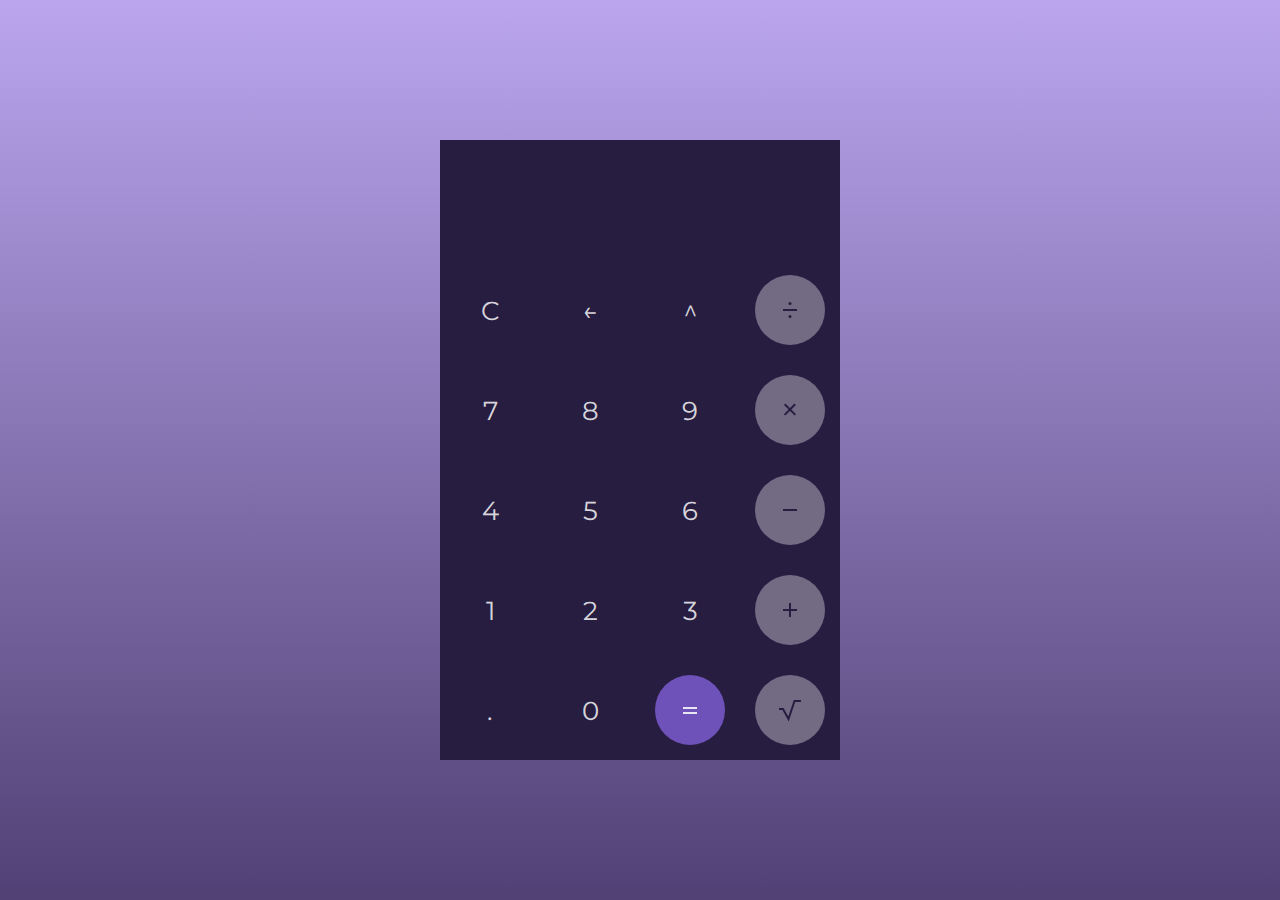
<file: calculator/index.html>
<!DOCTYPE html>
<html lang="en">
<head>
    <meta charset="UTF-8">
    <meta name="viewport" content="width=device-width, initial-scale=1.0">
    <title>Calculator</title>
    <link rel="stylesheet" href="style.css">
    <script src="script.js"></script>
    <link href="https://fonts.googleapis.com/css2?family=Montserrat:wght@300;400&display=swap" rel="stylesheet">
</head>
<body>
    <div class="calculator">
        <div class="input-output">
            <div class="previous" ></div>
            <div class="current"> </div>
        </div>
        <button class="number" onclick="deleting()">C</button>
        <button class="number" onclick="deleteOne()">&larr;</i></button>
        <button class="number" onclick="insert('^')">^</button>
        <button class="division" onclick="insert('÷')"></button>
        <button class="number" onclick="insert(7)">7</button>
        <button class="number" onclick="insert(8)">8</button>
        <button class="number" onclick="insert(9)">9</button>
        <button class="multi" onclick="insert('*')"></button>
        <button class="number" onclick="insert(4)">4</button>
        <button class="number" onclick="insert(5)">5</button>
        <button class="number" onclick="insert(6)">6</button>
        <button class="substraction" onclick="insert('-')"></button>
        <button class="number" onclick="insert(1)">1</button>
        <button class="number" onclick="insert(2)">2</button>
        <button class="number" onclick="insert(3)">3</button>
        <button class="addition" onclick="insert('+')"></button>
        <button class="number" onclick="insert('.')">.</button>
        <button class="number" onclick="insert(0)">0</button>
        <button class="equal" onclick="result()"></button>
        <button class="sqrt" onclick="insert('√')"></button>
    </div>
</body>
</html>
</file>
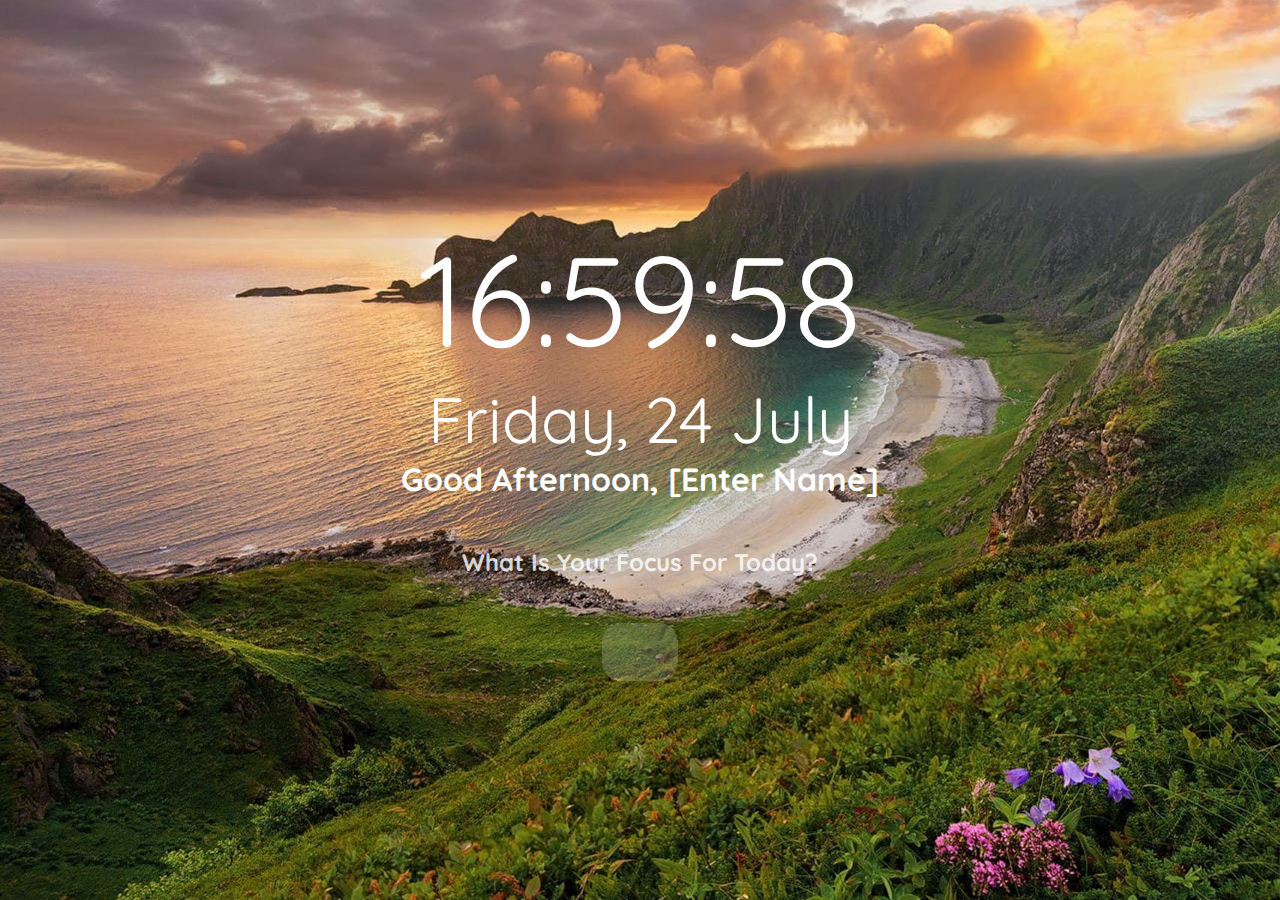
<file: momentum/index.html>
<!DOCTYPE html>
<html lang="en">
<head>
  <meta charset="UTF-8" />
  <meta name="viewport" content="width=device-width, initial-scale=1.0" />
  <link href="https://fonts.googleapis.com/css2?family=Quicksand:wght@600&display=swap" rel="stylesheet">
  <link rel="stylesheet" href="style.css" />
  <title>momentum</title>
</head>
<body>
  <time class="time"></time>
  <time class="date"></time>
  <h1>
    <span class="greeting"></span>
    <span class="name" contenteditable="true" id="name"></span>
  </h1>
  <h2>What Is Your Focus For Today?</h2>
  <h2 class="focus" contenteditable="true" id="focus"></h2>
  <figure class="quote">
    <blockquote>
    </blockquote>
    <figcaption> 
    </figcaption>
  </figure>
  <script src="myscript.js"></script>
</body>
</html>
</file>
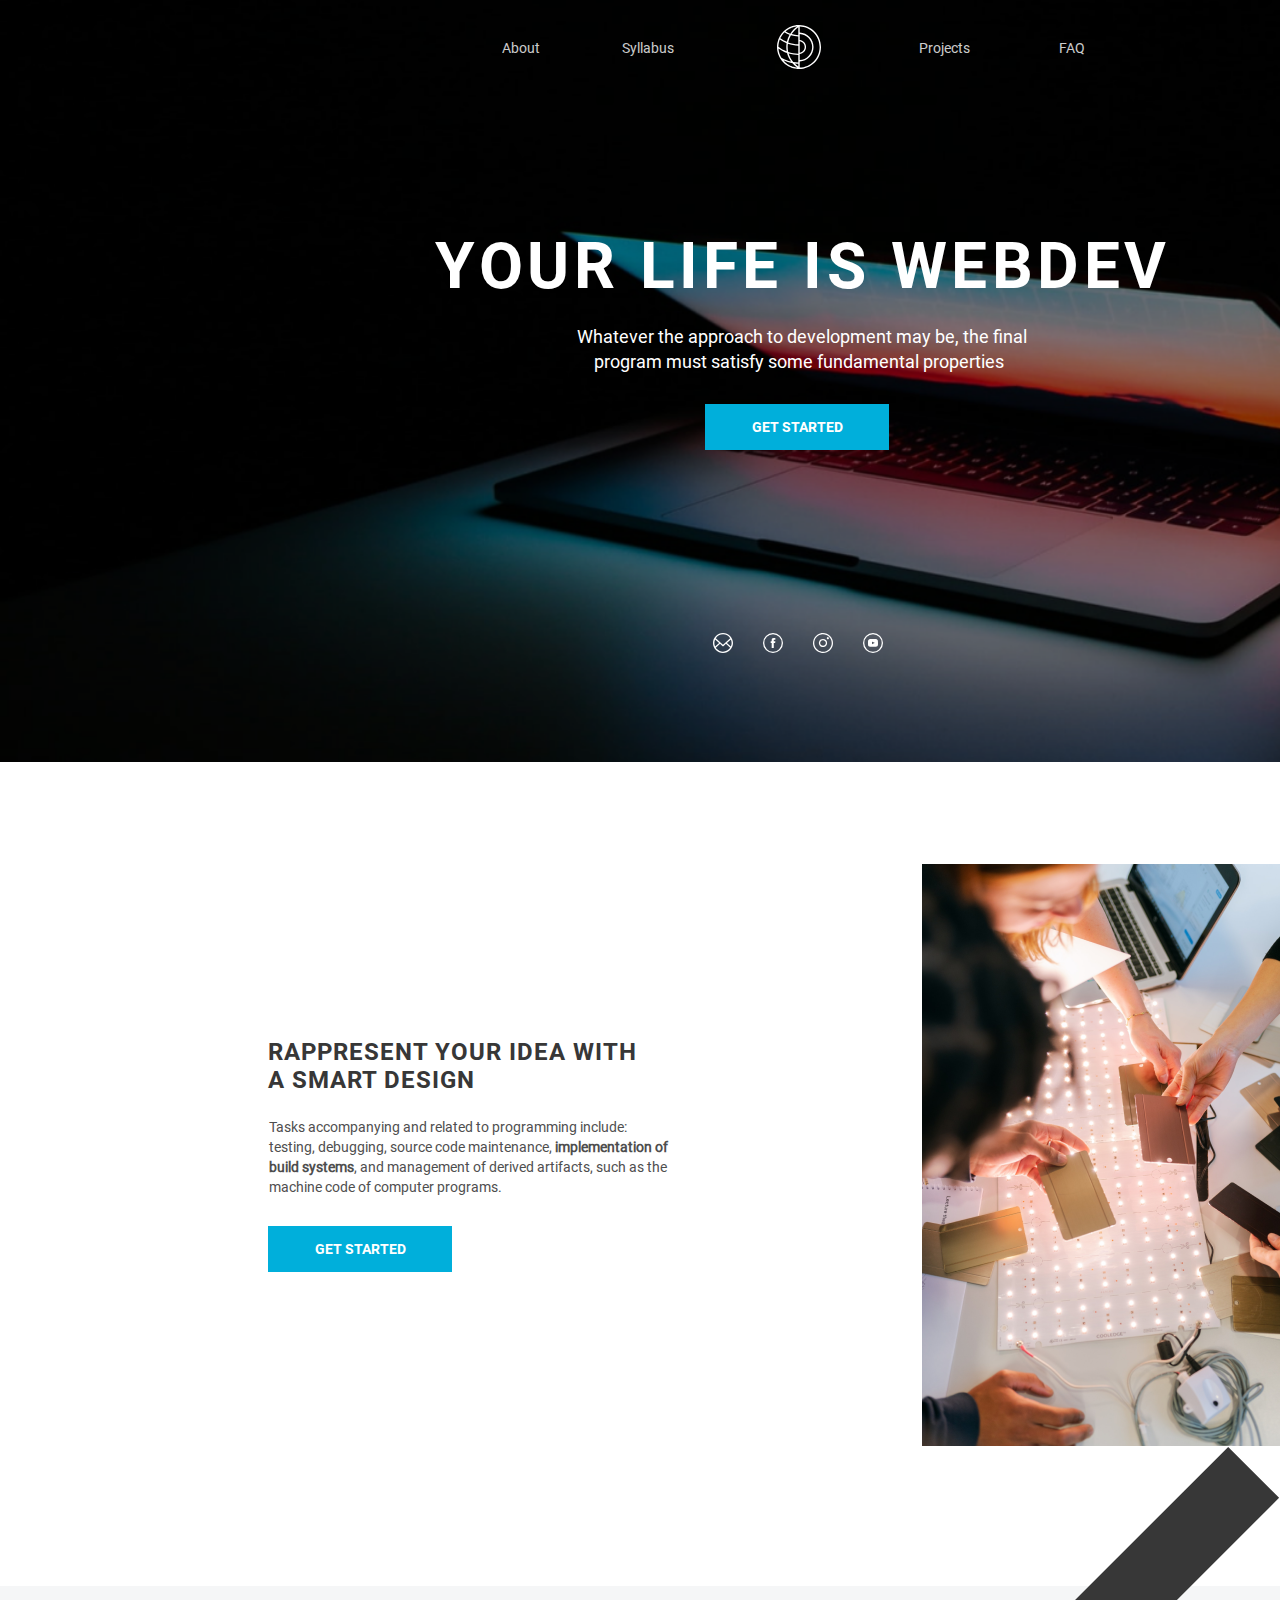
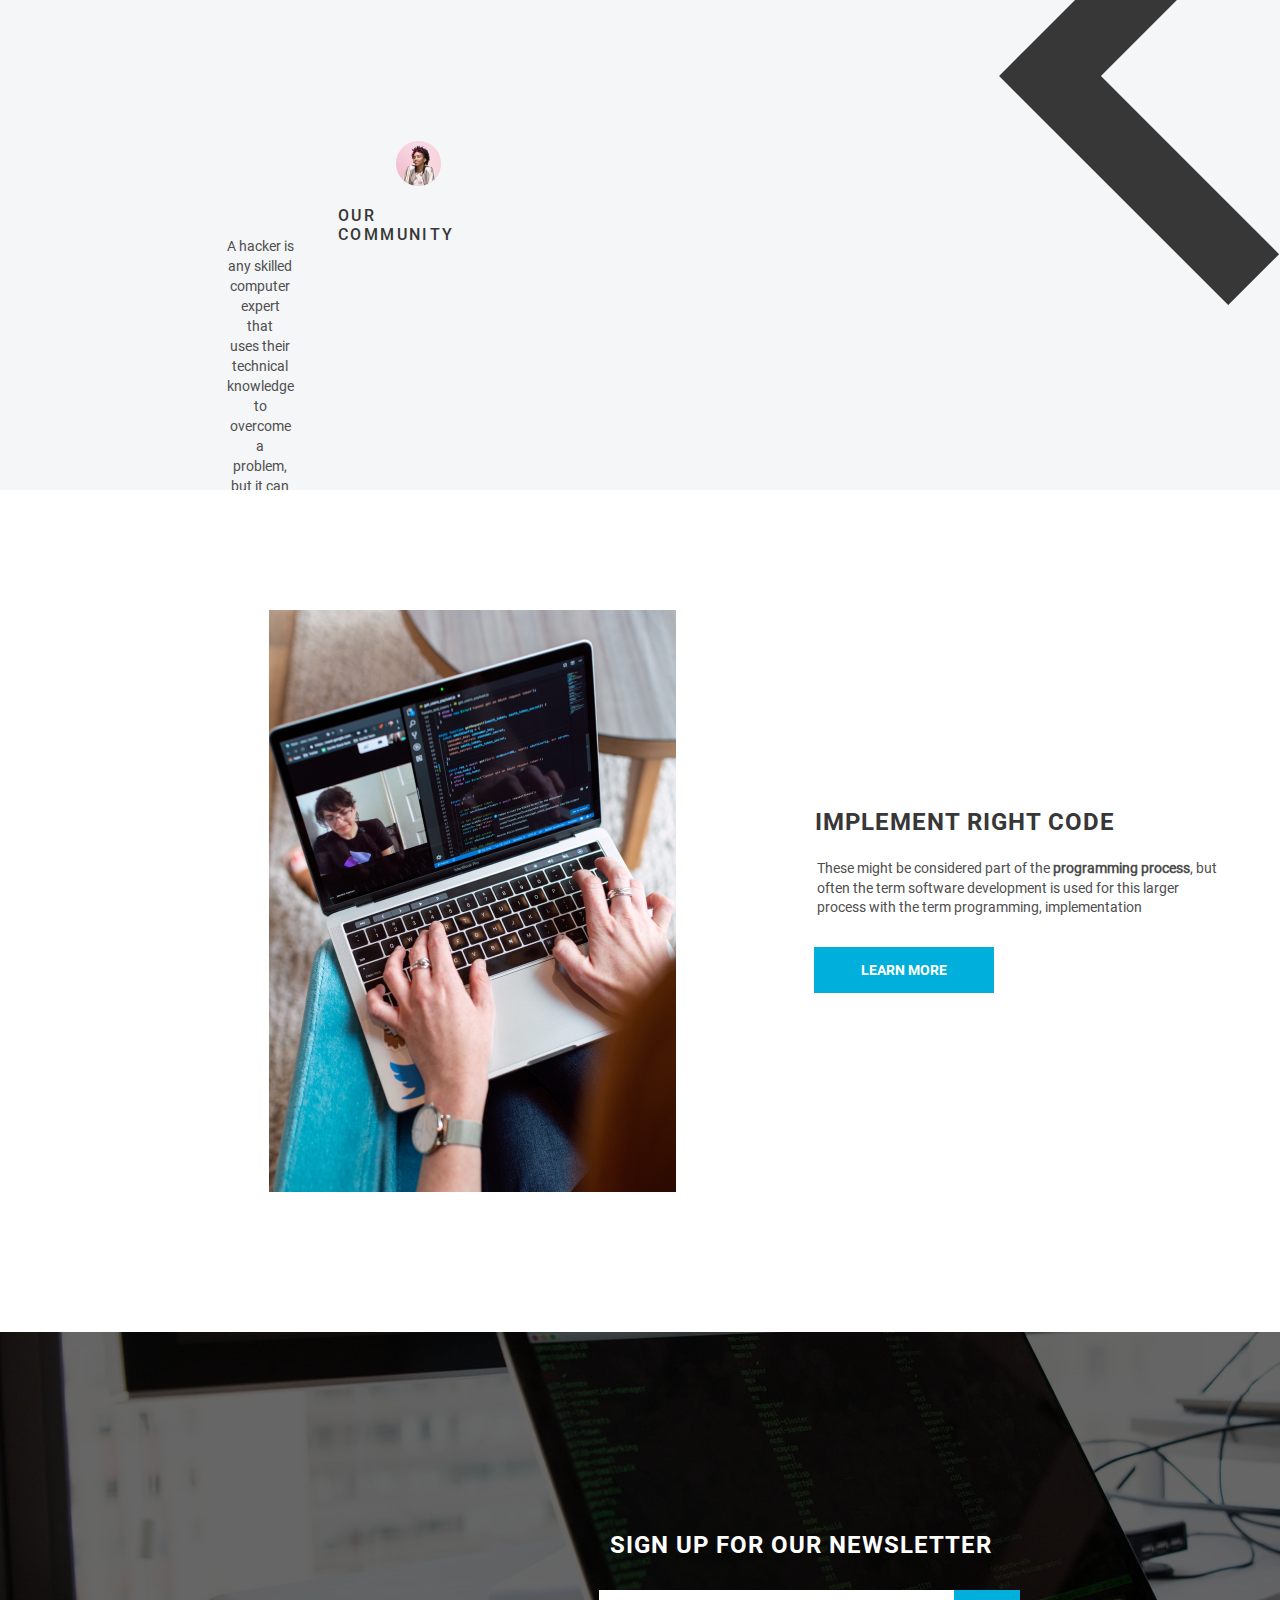
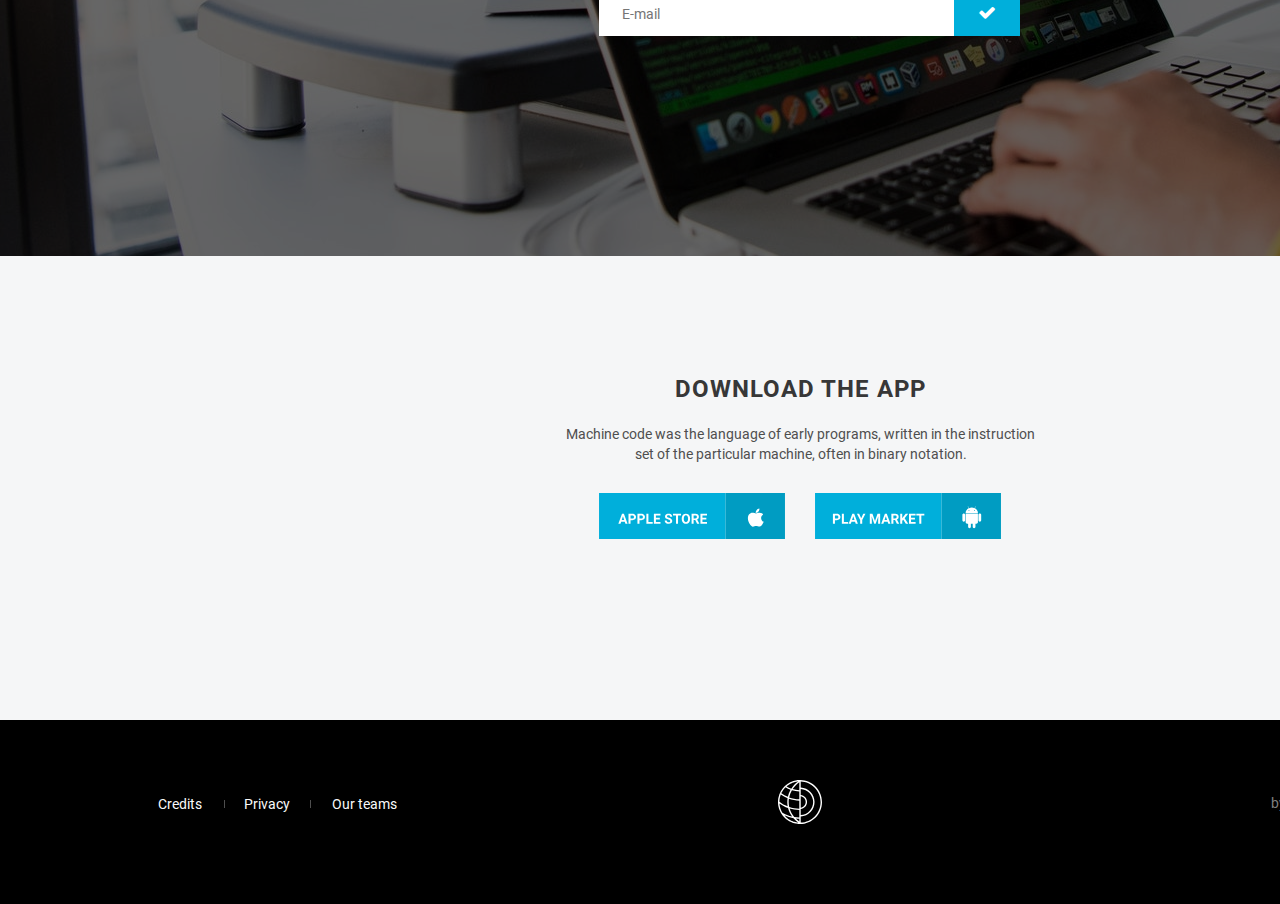
<file: webdev/index.html>
<!DOCTYPE html>
<html lang="en">
<head>
    <meta charset="UTF-8">
    <meta name="viewport" content="width=device-width, initial-scale=1.0">
    <title>webdev</title>
    <link href="https://fonts.googleapis.com/css2?family=Roboto&display=swap" rel="stylesheet">
    <link href="https://fonts.googleapis.com/css2?family=Roboto:wght@400;500&display=swap" rel="stylesheet">
    <link rel="stylesheet" href="style.css">
    <link rel="stylesheet" href="https://cdnjs.cloudflare.com/ajax/libs/font-awesome/4.7.0/css/font-awesome.min.css">
</head>
<body style="margin: 0px;">
    <div class="wrapper">
        <header class="header">
            <div class="logo"></div>
            <nav class="navbar">
            <a href="#">About</a>       
            <a href="#">Syllabus</a>
            <img src="assets/images/logo.svg" class="logo">
            <a href="#">Projects</a>      
            <a href="#">FAQ</a>           
            </nav>
        </header>

        <h1 class="BigText">your life is WebDev</h1> <br>
        <span class="SmallText">Whatever the approach to development may be, the final<br/>  </span>
        <span class="SmallText1">program must satisfy some fundamental properties</span>

        <button class="start">Get started</button>

        <img src="assets/images/mail_fff.svg" class="mail">
        <img src="assets/images/facebook_fff.svg" class="facebook">
        <img src="assets/images/insta_fff.svg" class="insta">
        <img src="assets/images/telegram_fff.svg" class="telegram">
    </div>

    <div class="page2">
        <div class="title1">Rappresent your idea with<br/> a smart Design</div>
        <div class="text1">Tasks accompanying and related to programming include: <br/>
            testing, debugging, source code maintenance,<strong> implementation 
            of<br/> build systems</strong>, and management of derived artifacts, such 
            as the<br/> machine code of computer programs. </div>
            <button class="start2">Get started</button>
        <img src="assets/images/content-image-1.png" class="content-image-1">
    </div>

    <div class="page3">
        <img src="assets/images/Frame6.png" class="avatar">
        <div class="title2">our community</div>
        <div class="text2">A hacker is any skilled computer expert that <br/>
             uses their technical knowledge to overcome a <br/>
              problem, but it can also mean a security hacker <br/>
               in common language</div>
        <img src="assets/images/arr-left.svg" class="arrow-left">
        <span class="arrows">1</span>
        <span class="arrows">/</span>
        <span class="arrows">5</span>
        <img src="assets/images/arr-right.svg" class="arrow-right">
        <img src="assets/images/Rectangle1.png" class="rectangle1">
        <img src="assets/images/Rectangle2.png" class="rectangle2">
        <div class="crop">
            <img src="assets/images/crop-rectangle.png" class="crop-img">
        </div>
    </div>

    <div class="page4">
        <img src="assets/images/content-image-2.png" class="content-image-2">
        <div class="title3">Implement right Code</div>
        <div class="text3">These might be considered part of the <strong>programming process</strong>, but<br/>
             often the term software development is used for this larger<br/>
              process with the term programming, implementation
        </div>
        <button class="learnBtn">Learn more</button>
    </div>

    <div class="page5">
        <div class="signUp">sign up for our newsletter</div>
        <div class="email">
            <form>
                <input type="email" name="auth_email" class="email-input" placeholder="E-mail" required >
                <button type="submit" class="okBtn"><i class="fa fa-check" aria-hidden="true" style="font-size: 18px;color: white;"></i></button>
            </form>
        </div>
    </div>

    <div class="page6">
        <div class="download">Download the App</div>
        <div class="text4">Machine code was the language of early programs, written in the instruction<br/>
             set of the particular machine, often in binary notation.</div>
        <button class="appleBtn"></button>
        <button class="playMarketBtn"></button>
    </div>

    <div class="footer">
        <div class="text5">
            <span>Credits</span>
            <img src="assets/images/mnu-items-divider.svg" style="height: 8px;position: relative;top: 17px;left: 1px;">
            <span>Privacy</span> 
            <img src="assets/images/mnu-items-divider.svg" style="height: 8px;position: relative;top: 17px;left: -1px;">
            <span style="position: relative; left: 10px;">Our teams</span>
        </div>
        <img src="assets/images/logo.svg" class="logo2">
        <div class="text6">by TonYem for RSS at 2020</div>
    </div>
</body>>
</html>
</file>
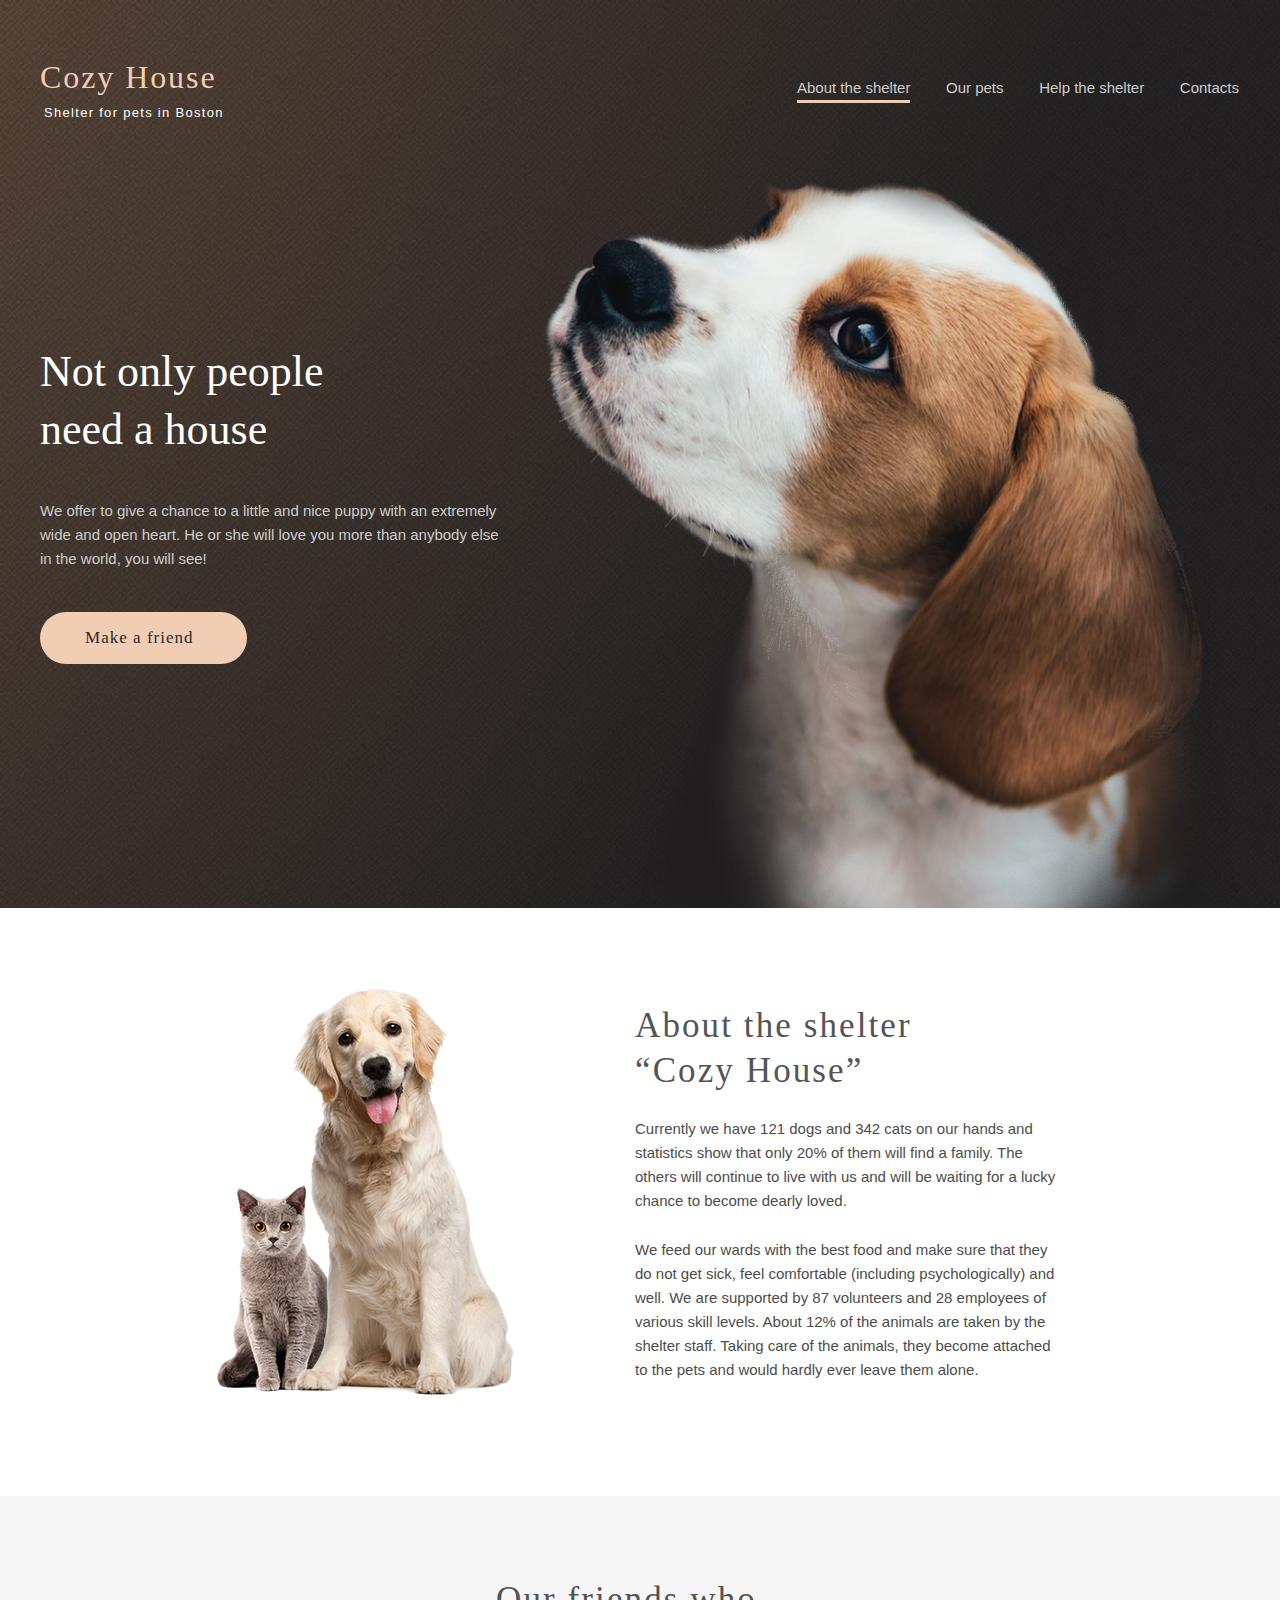
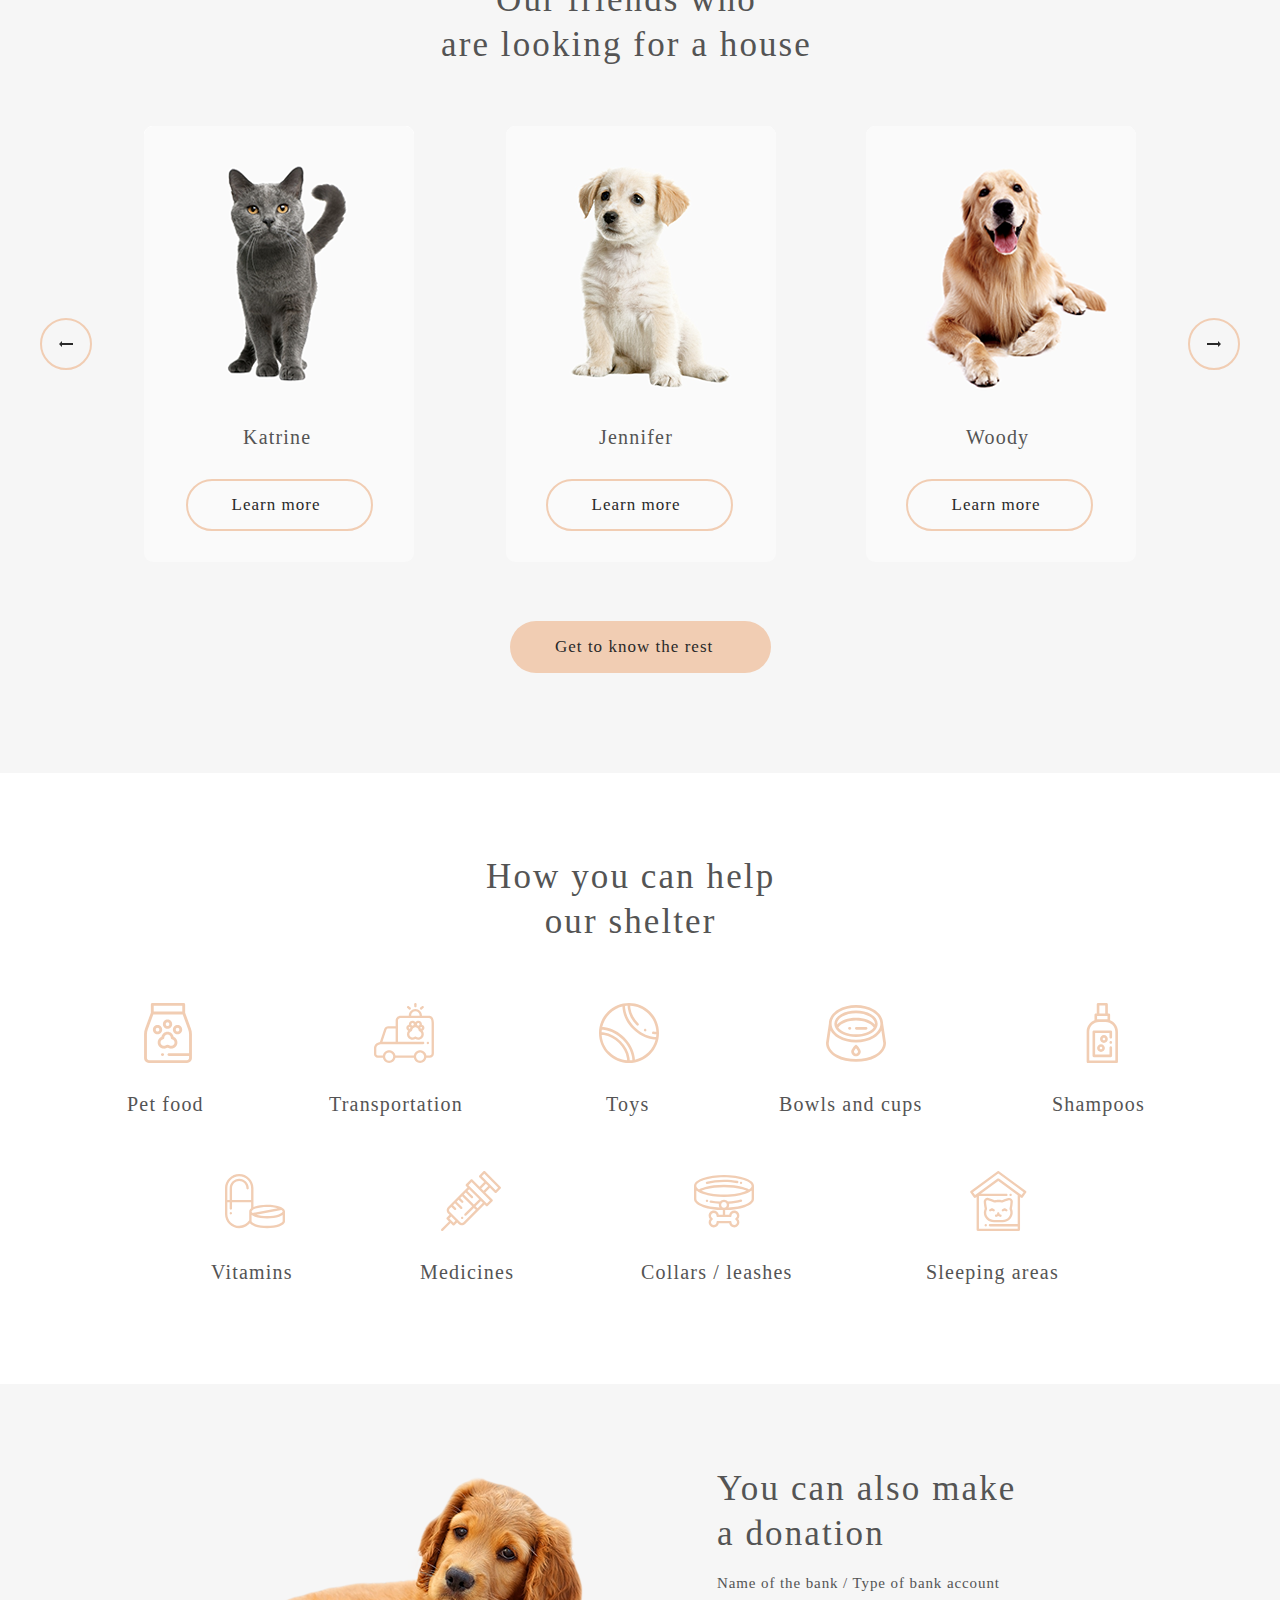
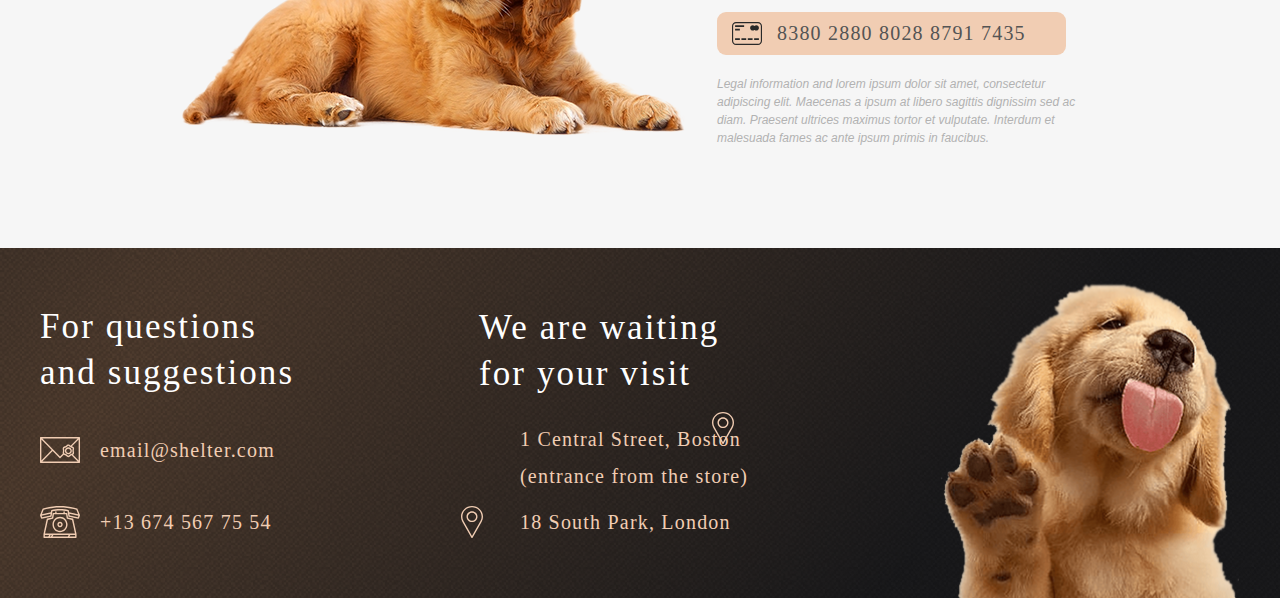
<file: shelter/pages/main/main.html>
<!DOCTYPE html>
<html lang="en">
<head>
    <meta charset="UTF-8">
    <meta name="viewport" content="width=device-width, initial-scale=1.0">
    <title>Shelter</title>
    <link rel="stylesheet" href="style.css">
</head>
<body id="body">

    <div class="wrapper">
        <header class="header">
            <div class="logo">
                <h1>Cozy House</h1>
                <p>Shelter for pets in Boston</p>
            </div>

            <nav class="navbar">
            <a href="main.html" class="active1" autofocus>About the shelter</a>       
            <a href="../pets/pets.html">Our pets</a>
            <a href="#" style="pointer-events: none;">Help the shelter</a>      
            <a href="#" style="pointer-events: none;">Contacts</a>           
            </nav>

            
        </header>

        <div class="Not-only">
            <h2>Not only people need a house</h2>
            <p>We offer to give a chance to a little and nice puppy with an extremely 
                wide and open heart. He or she will love you more than anybody else in the world, you will see!</p>
                <button onclick="toPets()">Make a friend</button>
            <img src="../../assets/images/start-screen-puppy.png" class="puppy">
        </div>

        <div class="hamburger-menu">
            <input id="menu__toggle" type="checkbox" />
            <label class="menu__btn" for="menu__toggle">
              <span></span>
            </label>
            <ul class="menu__box">
            <div class="logo-burger">
                <h1>Cozy House</h1>
                <p>Shelter for pets in Boston</p>
            </div>
            <div class="menu">
              <li><a class="menu__item" href="main.html">About the shelter</a></li>
              <li><a class="menu__item" href="../pets/pets.html">Our pets</a></li>
              <li><a class="menu__item" href="#">Help the shelter</a></li>
              <li><a class="menu__item" href="#">Contacts</a></li>
            </div>
            </ul>
          </div>
    </div>

        <div class="About">
            <div class="About-content">
                <a name="about-the-shelter"></a>
                <img src="../../assets/images/about-pets.png" class="About-pic">
                <h2>About the shelter “Cozy House”</h2>
                <p class="p1">Currently we have 121 dogs and 342 cats on our hands and 
                    statistics show that only 20% of them will find a family. The others will 
                    continue to live with us and will be waiting for a lucky chance to become dearly loved.</p>
                <p class="p2">We feed our wards with the best food and make sure that they do not get sick, 
                    feel comfortable (including psychologically) and well. We are supported by 87 volunteers
                     and 28 employees of various skill levels. About 12% of the animals are taken by the shelter
                      staff. Taking care of the animals, they become attached to the pets and would hardly ever leave them alone.</p>
            </div>
        </div>

        <div class="Pets">
            <div class="Pets-content">
                <a name="our-pets"></a>

                <h2>Our friends who <br/> are looking for a house</h2>
                <button class="left" onclick="nextSlide()"></button>

                <div class="card Katrine" id="elem-1">
                    <img src="../../assets/images/katrine.png" id="image-1">
                    <span id="name-1">Katrine</span>
                    <a class="learn-btn">Learn more</a>
                </div>
                <div class="card Jennifer" id="elem-2">
                    <img src="../../assets/images/jennifer.png" id="image-2">
                    <span id="name-2">Jennifer</span>
                    <a class="learn-btn">Learn more</a>
                </div>
                <div class="card Woody" id="elem-3">
                    <img src="../../assets/images/woody.png" id="image-3">
                    <span id="name-3">Woody</span>
                    <a class="learn-btn">Learn more</a>
                </div>
                <button class="right" onclick="nextSlide()"></button>
                <button class="get-rest" onclick="toPets()">Get to know the rest</button>

            </div>

            <div class="popup">
                <div class="popup-content" onmouseout="HoverCloseBtn()" onmouseover="CancelHover()">
                    <img class="pet-image" src="../../assets/images/jennifer.png">
                    <h3 class="pet-name">Jennifer</h3>
                    <p class="type-breed">Dog - Labrador</p>
                    <p class="description">Jennifer is a sweet 2 months old Labrador that is patiently 
                        waiting to find a new forever home. This girl really enjoys being able to go 
                        outside to run and play, but won't hesitate to play up a storm in the house if she 
                        has all of her favorite toys.</p>
                    <ul>
                        <li>
                            <span>Age: </span>
                            <span id="popup-age">2 months</span>
                        </li>
                        <li>
                            <span>Inoculations: </span>
                            <span id="popup-inoculations">none</span>
                        </li>
                        <li>
                            <span>Diseases: </span>
                            <span id="popup-diseases">none</span>
                        </li>
                        <li>
                            <span>Parasites: </span>
                            <span id="popup-parasites">none</span>
                        </li>
                    </ul>
                </div>
                <button class="close-btn"></button>
            </div>

        </div>

        <div class="Help">
            <div class="Help-content">
                <a name="help-the-shelter"></a>
                <h2>How you can help <br/>our shelter</h2>
                <div class="grid1">
                    <div class="icon1">
                        <img src="../../assets/images/icon1.svg">
                        <span style="top: 26px; left: -11px;">Pet food</span>
                    </div>
                    <div class="icon2">
                        <img src="../../assets/images/icon2.svg">
                        <span style="top: 26px; left: -44px;">Transportation</span>
                    </div>
                    <div class="icon3">
                        <img src="../../assets/images/icon3.svg">
                        <span style="top: 26px;left: 7px;">Toys</span>
                    </div>
                    <div class="icon4">
                        <img src="../../assets/images/icon4.svg">
                        <span style="top: 26px;left: -47px;">Bowls and cups</span>
                    </div>
                    <div class="icon5">
                        <img src="../../assets/images/icon5.svg">
                        <span style="top: 26px;left: -21px;">Shampoos</span>
                    </div>
                </div>
                <div class="grid2">
                    <div class="icon6">
                        <img src="../../assets/images/icon6.svg">
                        <span style="top: 26px;left: -14px;">Vitamins</span>
                    </div>
                    <div class="icon7">
                        <img src="../../assets/images/icon7.svg">
                        <span style="top: 26px;left: -21px;">Medicines</span>
                    </div>
                    <div class="icon8">
                        <img src="../../assets/images/icon8.svg">
                        <span style="top: 26px;left: -53px;">Collars / leashes</span>
                    </div>
                    <div class="icon9">
                        <img src="../../assets/images/icon9.svg">
                        <span style="top: 26px;left: -42px;">Sleeping areas</span>
                    </div>
                </div>

                <div class="grid-768px">
                    <div class="icon1-768">
                        <img src="../../assets/images/icon1.svg">
                        <span style="left: -11px;">Pet food</span>
                    </div>
                    <div class="icon2-768">
                        <img src="../../assets/images/icon2.svg">
                        <span style="left: -44px;">Transportation</span>
                    </div>
                    <div class="icon3-768">
                        <img src="../../assets/images/icon3.svg">
                        <span style="left: 7px;">Toys</span>
                    </div>
                    <div class="icon4-768">
                        <img src="../../assets/images/icon4.svg">
                        <span style="left: -46px;">Bowls and cups</span>
                    </div>
                    <div class="icon5-768">
                        <img src="../../assets/images/icon5.svg">
                        <span style="left: -19px;">Shampoos</span>
                    </div>
                    <div class="icon6-768">
                        <img src="../../assets/images/icon6.svg">
                        <span style="left: -14px;">Vitamins</span>
                    </div>
                    <div class="icon7-768">
                        <img src="../../assets/images/icon7.svg">
                        <span style="left: -20px;">Medicines</span>
                    </div>
                    <div class="icon8-768">
                        <img src="../../assets/images/icon8.svg">
                        <span style="left: -51px;">Collars / leashes</span>
                    </div>
                    <div class="icon9-768">
                        <img src="../../assets/images/icon9.svg">
                        <span style="left: -41px;">Sleeping areas</span>
                    </div>
                </div>

                <div class="grid-320px">
                    <div class="icon1-320">
                        <img src="../../assets/images/icon1-320px.svg">
                        <span style="left: -11px;">Pet food</span>
                    </div>
                    <div class="icon2-320">
                        <img src="../../assets/images/icon2-320px.svg">
                        <span style="left: -30px;">Transportation</span>
                    </div>
                    <div class="icon3-320">
                        <img src="../../assets/images/icon3-320px.svg" style="position: relative;left: -5px;">
                        <span style="left: 3px;">Toys</span>
                    </div>
                    <div class="icon4-320">
                        <img src="../../assets/images/icon4-320px.svg">
                        <span style="left: -31px;">Bowls and cups</span>
                    </div>
                    <div class="icon5-320">
                        <img src="../../assets/images/icon5-320px.svg" style="position: relative;left: 6px;">
                        <span style="left: -18px;">Shampoos</span>
                    </div>
                    <div class="icon6-320">
                        <img src="../../assets/images/icon6-320px.svg" style="position: relative;left: 1px;top: 2px;">
                        <span style="left: -7px;top: 21px;">Vitamins</span>
                    </div>
                    <div class="icon7-320">
                        <img src="../../assets/images/icon7-320px.svg" style="position: relative;left: -5px;">
                        <span style="left: -18px;">Medicines</span>
                    </div>
                    <div class="icon8-320">
                        <img src="../../assets/images/icon8-320px.svg" style="position: relative;top: 3px;">
                        <span style="left: -36px;top: 22px;">Collars / leashes</span>
                    </div>
                    <div class="icon9-320">
                        <img src="../../assets/images/icon9-320px.svg" style="position: relative;left: -4px;">
                        <span style="left: -34px;">Sleeping areas</span>
                    </div>
                </div>
            </div>
        </div>

        <div class="Donation">
            <div class="Donation-content">
                <img class="dog" src="../../assets/images/donation-dog.png">
                <h2>You can also make a donation</h2>
                <h3>Name of the bank / Type of bank account</h3>
                <div class="credit">
                    <img class="credit-card" src="../../assets/images/credit-card.svg">
                    <a href="#">8380 2880 8028 8791 7435</a> 
                </div>
                <p>Legal information and lorem ipsum dolor sit amet, consectetur
                    adipiscing elit. Maecenas a ipsum at libero sagittis dignissim 
                    sed ac diam. Praesent ultrices maximus tortor et vulputate. Interdum 
                    et malesuada fames ac ante ipsum primis in faucibus.</p>
            </div>
        </div>
    
        <div class="Footer">
            <div class="Footer-content">
                <a name="contacts"></a>
            <h1>For questions and suggestions</h1>
            <h2>We are waiting for your visit</h2>
            
            <a class="email" href="https://mail.google.com/mail/u/0/?tab=rm&ogbl#inbox">email@shelter.com
                <img src="../../assets/images/icon-email.svg" style="position: relative;top: -28px;left: -60px;">
            </a>
            
            <a class="address1" href="https://www.google.com/maps/place/67-79+Central+St,+Boston,+MA+02109,+%D0%A1%D0%A8%D0%90/@42.358856,-71.0536605,19z/data=!3m1!4b1!4m13!1m7!3m6!1s0x89e370865345ba21:0x44f6c81aa9436fb7!2zQ2VudHJhbCBTdCwgQm9zdG9uLCBNQSwg0KHQqNCQ!3b1!8m2!3d42.3588393!4d-71.0529417!3m4!1s0x89e3708656a9e6b9:0x1bf000761064d3c5!8m2!3d42.3588487!4d-71.0531142">
                1 Central Street, Boston (entrance from the store)
                <img src="../../assets/images/icon-marker.svg" style="position: relative;top: -39px;left: -42px;">
            </a>
            
            <a class="contacts" href="tel:+136745677554">+13 674 567 75 54
                <img src="../../assets/images/icon-phone.svg" style="position: relative;top: -28px;left: -60px;">
            </a>
            
            <a class="address2" href="https://www.google.com/maps/place/WCB+Capital/@51.5073026,-0.1287074,18z/data=!3m1!4b1!4m8!1m2!2m1!1s18+South+Park,+London!3m4!1s0x487604ce4a0ca8e5:0xb70d6a561ebbef8!8m2!3d51.5073026!4d-0.1276745">
                18 South Park, London
                <img src="../../assets/images/icon-marker.svg" style="position: relative;top: 9px;left: -276px;">
             </a>

            <img src="../../assets/images/footer-puppy.png" class="dog-img">
            </div>
        </div>
        
    <script src="script.js"></script>
</body>
</html>
</file>
<file: calculator/style.css>
*, *::before, *::after {
    box-sizing: border-box;
    font-family: 'Montserrat', sans-serif;
    font-style: normal;
  }
  
  body {
    padding: 0;
    margin: 0;
    background: linear-gradient(to top, #504074, #bba6ee);
  }
  
  .calculator {
    display: grid;
    justify-content: center;
    align-content: center;
    min-height: 100vh;
    grid-template-columns: repeat(4, 100px);
    grid-template-rows: minmax(120px, auto) repeat(5, 100px);
  }
  
  .calculator > button {
    cursor: pointer;
    font-size: 1.6rem;
    color: rgba(255, 255, 255, 0.836);
    border: none;
    outline: none;
    background-color: #271d41;
  }
  
  .number:hover {
    background: url(assets/images/hover.svg);
    background-size: cover;
  }
  .empty {
    background-color: #271d41;
    color: rgba(255, 255, 255, 0.836);
  }
  
  .division {
    background: url(assets/images/division_.svg);
    background-size: cover;
  }
  .multi {
    background: url(assets/images/multi_.svg);
    background-size: cover;
  }

  .substraction {
    background: url(assets/images/substraction_.svg);
    background-size: cover;
  }

  .addition {
    background: url(assets/images/addition_.svg);
    background-size: cover;
  }

  .equal {
    background: url(assets/images/equal.svg);
    background-size: cover;
  }

  .division:hover {
    background: url(assets/images/division.svg);
    background-size: cover;
  }
  .multi:hover {
    background: url(assets/images/multi.svg);
    background-size: cover;
  }

  .substraction:hover {
    background: url(assets/images/substraction.svg);
    background-size: cover;
  }

  .addition:hover {
    background: url(assets/images/addition.svg);
    background-size: cover;
  }

  .equal:hover {
    background: url(assets/images/equal_.svg);
    background-size: cover;
  }
  .sqrt {
    background: url(assets/images/sqrt.svg);
    background-size: cover;
  }
  .sqrt:hover {
    background: url(assets/images/sqrt_.svg);
    background-size: cover;
  }

  .input-output {
    grid-column: 1 / -1;
    background-color: #271d41;
    display: flex;
    align-items: flex-end;
    justify-content: space-around;
    flex-direction: column;
    padding: 10px;
    word-wrap: break-word;
    word-break: break-all;
  }
  
  .input-output .previous {
    color: rgba(255, 255, 255, .75);
    font-size: 1.2rem;
    margin-right: 5px;
  }
  
  .input-output .current {
    color: white;
    font-size: 2.1rem;
    margin-right: 5px;
  }
</file>
<file: momentum/style.css>
* {
  box-sizing: border-box;
  margin: 0;
  padding: 0;
}

body {
  font-family: 'Quicksand', sans-serif;
  display: flex;
  flex-direction: column;
  align-items: center;
  justify-content: center;
  text-align: center;
  height: 100vh;
  background-size: cover;
  color: #000000;
}

.time {
  font-size: 8rem;
}
.date {
  font-size: 4rem;
}

h1 {
  margin-bottom: 3rem;
}

h2 {
  margin-bottom: 0.5rem;
  opacity: 0.8;
}

.quote {
  font-family: 'Quicksand', sans-serif;
  font-size: 1.2rem;
  margin: 0;
  background: #ffffff2b;
  padding: 1em;
  border-radius: 1em;
}
.quote figcaption,
.quote blockquote {
  margin: 1em;
}
.quote figcaption {
  text-align: right;
}

@media (max-width: 700px) {
  .time {
    font-size: 4rem;
  }
  .date {
    font-size: 2rem;
  }
}
</file>
<file: webdev/style.css>
.wrapper {
    background: url(./assets/images/bg-image.png);
    background-size: cover;
    top: 0;
    left: 0;
    min-width: 100%;
    min-height: 100%;
    position: absolute;
    margin: 0 auto;
    width: 1600px;
    height: 744px;
}
.header {
    height: 90px;
}
.navbar  {
    margin-top: 29px;
    display: flex;
    list-style-type: none;
    justify-content: space-between;
    width: 651px;
    margin-left: 471px;
}
.navbar  a {
    display: flex;
    width: 100px;
    height: 41px;
    color: white;
    text-decoration: none;
    align-items: center;
    justify-content: center;
    font-family: 'Roboto-regular';
    font-size: 14px;
    opacity: 0.8;
}
.navbar  a:hover {
    display: flex;
    width: 100px;
    height: 41px;
    color: white;
    text-decoration: none;
    align-items: center;
    justify-content: center;
    font-family: 'Roboto-medium';
    font-weight: normal;
    font-size: 14px;
    text-decoration: underline;
    opacity: 1;
}
.logo {
    margin-left: 51px;
    margin-right: 47px;
    margin-top: -2px;
}
.mail {
    height: 20px;
    position: relative;
    top: 311px;
    left: 111px;
}
.mail:hover {
    background: url(assets/images/mail-hover.svg);
}
.facebook {
    height: 20px;
    position: relative;
    top: 311px;
    left: 137px;
}
.facebook:hover {
    background: url(assets/images/facebook-hover.svg);
}
.insta {
    height: 20px;
    position: relative;
    top: 311px;
    left: 163px;
}
.insta:hover {
    background: url(assets/images/insta-hover.svg);
}
.telegram {
    height: 20px;
    position: relative;
    top: 311px;
    left: 189px;
}
.telegram:hover {
    background: url(assets/images/telegram-hover.svg);
}
.BigText {
    color: white;
    position: relative;
    left: 435px;
    top: 69px;
    font-family: 'Roboto-bold';
    font-size: 64px;
    text-transform: uppercase;
    letter-spacing: 4.5px;
    width: 800px;
}
.SmallText {
    color: white;
    font-family: 'Roboto-regular';
    font-size: 18px;
    position: relative;
    top: 33px;
    left: 577px;
    line-height: 0;
    text-align: center;
}
.SmallText1 {
    color: white;
    font-family: 'Roboto-regular';
    font-size: 18px;
    position: relative;
    top: 26px;
    left: 594px;
    line-height: 0;
    text-align: center;
}
.start {
    color: white;
    font-family: 'Roboto-bold';
    font-size: 14px;
    text-transform: uppercase;
    background-color: #00AFDB;
    border: none;
    outline: none;
    position: relative;
    left: 291px;
    top: 90px;
    width: 184px;
    height: 46px;
    padding: 14px 46px 14px 46px;
}
.start:hover {
    background: #009CC2;
    border:none;
    outline: none;
}
.page2 {
    background: white;
    top: 762px;
    left: 0;
    min-width: 100%;
    min-height: 100%;
    position: relative;
    display: flex;
    width: 1600px;
    height: 842px;
}
.start2 {
    color: white;
    font-family: 'Roboto-bold';
    font-size: 14px;
    text-transform: uppercase;
    background-color: #00AFDB;
    border: none;
    outline: none;
    position: relative;
    left: -500px;
    top: 464px;
    padding: 14px 46px 14px 46px;
    height: 46px;
    width: 184px;
}
.start2:hover {
    background: #009CC2;
    border:none;
    outline: none;
}
.content-image-1 {
    position: relative;
    top: 102px;
    left: -30px;
    height: 582px;
}
.title1 {
    color: #373737;
    font-family: 'Roboto-bold';
    font-size: 24px;
    text-transform: uppercase;
    position: relative;
    left: 268px;
    top: 276px;
    letter-spacing: 1px;
}
.text1 {
    line-height: 20px;
    color: #4E4E4E;
    font-family: 'Roboto-regular';
    font-size: 14px;
    position: relative;
    top: 355px;
    left: -100px;
}
.page3 {
    background: url(./assets/images/background.png);
    background-size: cover;
    top: 744px;
    left: 0;
    width: 1600px;
    height: 504px;
    min-width: 100%;
    min-height: 100%;
    position: relative;
    display: flex;
}
.avatar {
    height: 45px;
    position: relative;
    left: 396px;
    top: 155px;
}
.title2 {
    display: flex;
    color: #373737;
    font-family: 'Roboto-medium';
    font-weight: normal;
    font-size: 16px;
    text-transform: uppercase;
    position: relative;
    left: 293px;
    top: 220px;
    letter-spacing: 2.4px;
}
.text2 {
    color: #4E4E4E;
    font-family: 'Roboto-regular';
    font-size: 14px;
    position: relative;
    top: 250px;
    left: 65px;
    line-height: 20px;
    text-align: center;
}
.arrows {
    display: flex;
    color: #373737;
    font-family: 'Roboto-medium';
    font-weight: normal;
    font-size: 18px;
    position: relative;
    left: 757px;
    letter-spacing: 5px;
    top: 80px;
    height: 20px;
}
.arrow-left {
    position: relative;
    top: -162px;
    left: 749px;
}
.arrow-left:hover {
    opacity: 0.5;
}
.arrow-right {
    position: relative;
    top: -162px;
    left: 763px;
}
.arrow-right:hover {
    opacity: 0.5;
}
.rectangle1 {
    position: relative;
    left: 136px;
    top: 120px;
    height: 244px;
}
.rectangle2 {
    position: relative;
    left: 166px;
    top: 120px;
    height: 244px;
}
.crop {
    width: 20px;
    height: 244px;
    top: 120px;
    left: 196px;
    position: relative;
}
.crop-img {
    width: 100%;
    height: 100%;
    object-fit: cover;
    object-position: 0 0;
}
.page4 {
    background: white;
    top: 744px;
    left: 0;
    min-width: 100%;
    min-height: 100%;
    position: relative;
    display: flex;
    height: 842px;
    width: 1600px;
}
.content-image-2 {
    position: relative;
    top: 120px;
    left: 269px;
    height: 582px;
}
.title3 {
    color: #373737;
    font-family: 'Roboto-bold';
    font-size: 24px;
    text-transform: uppercase;
    position: relative;
    left: 408px;
    top: 318px;
    letter-spacing: 1px;
}
.text3 {
    color: #4E4E4E;
    font-family: 'Roboto-regular';
    font-size: 14px;
    position: relative;
    top: 369px;
    left: 110px;
    line-height: 140%;
}
.learnBtn {
    color: white;
    font-family: 'Roboto-bold';
    font-size: 14px;
    text-transform: uppercase;
    background-color: #00AFDB;
    border: none;
    outline: none;
    position: relative;
    left: -293px;
    top: 457px;
    padding: 14px 46px 14px 46px;
    height: 46px;
    width: 180px;
}
.learnBtn:hover{
    background-color: #009CC2;
    border: none;
    outline: none;
}
.page5 {
    background: url(./assets/images/Frame7.png);
    background-size: cover;
    top: 744px;
    left: 0;
    height: 524px;
    width: 1600px;
    min-width: 100%;
    min-height: 100%;
    position: relative;
    display: flex;
}
.signUp {
    color: white;
    font-family: 'Roboto-bold';
    font-size: 24px;
    text-transform: uppercase;
    position: relative;
    left: 610px;
    top: 199px;
    letter-spacing: 1px;
}
.email {
    position: relative;
    background-color: white;
    top: 258px;
    left: 217px;
    height: 46px;
    width: 406px;
}
.email-input {
    border: 0;
    font-family: 'Roboto-regular';
    font-size: 14px;
    margin-top: 14px;
    margin-left: 21px;
    outline: none !important;
}
.okBtn {
    position: relative;
    width: 66px;
    height: 46px;
    top: 0px;
    left: 148px;
    border: none;
    outline: none;
    background-color: #00AFDB;
}
.okBtn:hover {
    background: #009CC2;
    border:none;
    outline: none;
}
.fa {
    display: inline-block;
    font: normal normal normal 14px/1 FontAwesome;
    font-size: inherit;
    text-rendering: auto;
    -webkit-font-smoothing: antialiased;
    -moz-osx-font-smoothing: grayscale;
}
.page6 {
    background: #F5F6F7;
    top: 744px;
    left: 0;
    height: 464px;
    width: 1600px;
    min-width: 100%;
    min-height: 100%;
    position: relative;
    display: flex;
}
.download {
    color: #373737;
    font-family: 'Roboto-bold';
    font-size: 24px;
    text-transform: uppercase;
    position: relative;
    left: 675px;
    top: 119px;
    letter-spacing: 1px;
}
.text4 {
    color: #4E4E4E;
    font-family: 'Roboto-regular';
    font-size: 14px;
    position: relative;
    top: 169px;
    left: 315px;
    line-height: 140%;
    text-align: center;
}
.appleBtn {
    background: url(./assets/images/btn-store.svg);
    background-size: cover;
    position: relative;
    left: -121px;
    top: 237px;
    border: none;
    outline: none;
    height: 46px;
    width: 186px;
}
.appleBtn:hover {
    background: url(./assets/images/store-hover.svg);
    background-size: cover;
    position: relative;
    left: -121px;
    top: 237px;
    border: none;
    outline: none;
    height: 46px;
    width: 186px;
}
.playMarketBtn {
    background: url(./assets/images/btn-market.svg);
    background-size: cover;
    position: relative;
    left: -91px;
    top: 237px;
    border: none;
    outline: none;
    height: 46px;
    width: 186px;
}
.playMarketBtn:hover {
    background: url(./assets/images/market-hover.svg);
    background-size: cover;
    position: relative;
    left: -91px;
    top: 237px;
    border: none;
    outline: none;
    height: 46px;
    width: 186px;
}
.footer {
    background: #000000;
    top: 744px;
    left: 0;
    height: 184px;
    width: 1600px;
    min-width: 100%;
    min-height: 100%;
    position: relative;
    display: flex;
}
.text5 {
    margin-top: 63px;
    display: flex;
    list-style-type: none;
    justify-content: space-between;
    width: 261px;
    margin-left: 137px;
}
.text5 span {
    display: flex;
    width: 100px;
    height: 41px;
    color: white;
    text-decoration: none;
    align-items: center;
    justify-content: center;
    font-family: 'Roboto-regular';
    font-size: 14px;
    opacity: 0.98;
}
.text5 span:hover {
    display: flex;
    width: 100px;
    height: 41px;
    color: white;
    text-decoration: none;
    align-items: center;
    justify-content: center;
    font-family: 'Roboto-regular';
    font-size: 14px;
    text-decoration: underline;
    opacity: 1;
}
.logo2 {
    position: relative;
    left: 380px;
    top: 60px;
    height: 45px;
}
.text6 {
    color: #818181;
    font-family: 'Roboto-regular';
    font-size: 14px;
    position: relative;
    top: 74px;
    left: 829px;
    line-height: 140%;
    height: 100px;
}

@font-face {
    font-family: "Roboto-regular"; 
    src: url("./assets/fonts/Roboto-Regular.ttf") format("truetype"); 
    } 
@font-face {
    font-family: "Roboto-medium"; 
    src: url("./assets/fonts/Roboto-Medium.ttf") format("truetype"); 
    } 
@font-face {
    font-family: "Roboto-bold"; 
    src: url("./assets/fonts/Roboto-Bold.ttf") format("truetype"); 
    }
</file>
<file: shelter/pages/main/style.css>
@media all and (min-width: 1280px){
body {
    margin: 0px;
    width: 1280px;
    position: absolute;
    left: 50%;
    margin-right: 50%;
    transform: translate(-50%, -50%);
}
.wrapper {
    position: absolute;
    width: 1280px;
    height: 908px;
    left: 0px;
    top: 0px;
    background: url(../../assets/images/start-screen-gradient-background.png);
}
.hamburger-menu{
    display: none;
}
.header {
    width: 1200px;
    height: 90px;
}
.logo h1 {
    position: absolute;
    width: 188px;
    height: 35px;
    left: 40px;
    top: 39px;
    font-family: Georgia;
    font-style: normal;
    font-weight: normal;
    font-size: 32px;
    line-height: 110%;
    display: flex;
    align-items: center;
    letter-spacing: 0.06em;
    color: #F1CDB3;
    cursor: default;
}
.logo p {
    position: absolute;
    width: 182px;
    height: 15px;
    left: 44px;
    top: 92px;
    font-family: Arial;
    font-style: normal;
    font-weight: normal;
    font-size: 13px;
    line-height: 15px;
    display: flex;
    align-items: center;
    letter-spacing: 0.1em;
    color: #FFFFFF;
    cursor: default;
}
.navbar  {
    margin-top: 63px;
    display: flex;
    list-style-type: none;
    justify-content: space-between;
    width: 442px;
    margin-left: 797px;
}
.navbar  a :focus {
    margin-top: 13px;
    border-bottom: 3px solid #F1CDB3;
}
.navbar  a {
    position: static;
    left: 0%;
    right: 0%;
    top: 0%;
    bottom: 0%;
    font-family: Arial;
    font-style: normal;
    font-weight: normal;
    font-size: 15px;
    line-height: 160%;
    display: flex;
    align-items: center;
    color: #CDCDCD;
    flex: none;
    order: 0;
    align-self: center;
    flex-grow: 0;
    margin: 10px 0px;
    text-decoration: none;
}

.navbar  a:hover {
    position: static;
    left: 0%;
    right: 0%;
    top: 0%;
    bottom: 0%;
    font-family: Arial;
    font-style: normal;
    font-weight: normal;
    font-size: 15px;
    line-height: 160%;
    display: flex;
    align-items: center;
    color: #FAFAFA;
    flex: none;
    order: 0;
    align-self: center;
    flex-grow: 0;
    margin: 10px 0px;
    text-decoration: none;
}
.navbar  a:active {
    margin-top: 13px;
    border-bottom: 3px solid #F1CDB3;
}
.navbar  a:active:after {
    margin-top: 13px;
    border-bottom: 3px solid #F1CDB3;
}
.navbar a.active1 {
    margin-top: 13px;
    border-bottom: 3px solid #F1CDB3;
    outline: none;
}
.puppy {
    position: absolute;
    width: 698px;
    height: 728px;
    left: 542px;
    top: 180px;
}

.Not-only {
    width: 1200px;
}
.Not-only h2 {
    position: absolute;
    width: 310px;
    height: 114px;
    left: 40px;
    top: 307px;
    font-family: Georgia;
    font-style: normal;
    font-weight: normal;
    font-size: 44px;
    line-height: 130%;
    display: flex;
    align-items: center;
    color: #FFFFFF;
}
.Not-only p {
    position: absolute;
    width: 460px;
    height: 72px;
    left: 40px;
    top: 484px;
    font-family: Arial;
    font-style: normal;
    font-weight: normal;
    font-size: 15px;
    line-height: 160%;
    display: flex;
    align-items: center;
    color: #CDCDCD;
}
.Not-only button {
    display: flex;
    flex-direction: column;
    align-items: flex-start;
    padding: 15px 0px 0px 45px;
    position: absolute;
    width: 207px;
    height: 52px;
    left: 30px;
    top: 612px;
    background: #F1CDB3;
    border-radius: 100px;
    border: none;
    font-family: Georgia;
    font-style: normal;
    font-weight: normal;
    font-size: 17px;
    line-height: 130%;
    letter-spacing: 0.06em;
    color: #292929;
    flex: none;
    order: 0;
    align-self: center;
    flex-grow: 0;
    margin: 0px 10px;
    outline: none;
}
.Not-only button:hover {
    background: #FDDCC4;
    outline: none;
}

.About {
    position: absolute;
    height: 588px;
    width: 1280px;
    left: 0%;
    right: 0%;
    top: 908px;
}
.About-content {
    position: absolute;
    width: 1200px;
    height: 408px;
}
.About-pic {
    position: absolute;
    width: 300px;
    height: 408px;
    left: 215px;
    top: 80px;
}
.About h2{
    position: absolute;
    width: 370px;
    height: 90px;
    left: 635px;
    top: 66px;
    font-family: Georgia;
    font-style: normal;
    font-weight: normal;
    font-size: 35px;
    line-height: 130%;
    display: flex;
    align-items: center;
    letter-spacing: 0.06em;
    color: #545454;
}
.p1 {
    position: absolute;
    width: 430px;
    height: 96px;
    left: 635px;
    top: 194px;
    font-family: Arial;
    font-style: normal;
    font-weight: normal;
    font-size: 15px;
    line-height: 160%;
    color: #4C4C4C;
}
.p2{
    position: absolute;
    width: 430px;
    height: 144px;
    left: 635px;
    top: 315px;
    font-family: Arial;
    font-style: normal;
    font-weight: normal;
    font-size: 15px;
    line-height: 160%;
    display: flex;
    align-items: center;
    color: #4C4C4C;
}

.Pets {
    position: absolute;
    width: 1280px;
    height: 877px;
    left: 0px;
    top: 1496px;
    background: #F6F6F6;
}
.Pets-content {
    position: absolute;
    width: 1200px;
    height: 697px;
}
.Pets h2 {
    position: absolute;
    width: 400px;
    height: 90px;
    top: 52px;
    left: 441px;
    font-family: Georgia;
    font-style: normal;
    font-weight: normal;
    font-size: 35px;
    line-height: 130%;
    display: flex;
    align-items: center;
    text-align: center;
    letter-spacing: 0.06em;
    color: #545454;
}
.left {
    display: flex;
    flex-direction: column;
    align-items: flex-start;
    padding: 23px 0px 0px 19px;
    position: absolute;
    width: 52px;
    height: 52px;
    left: 40px;
    top: 422px;
    border: 2px solid #F1CDB3;
    box-sizing: border-box;
    border-radius: 100px;
    background: url(../../assets/images/Arrow.svg);
    background-repeat: no-repeat;
    background-position: center;
    outline: none;
}
.left:hover {
    display: flex;
    flex-direction: column;
    align-items: flex-start;
    padding: 23px 0px 0px 19px;
    position: absolute;
    width: 52px;
    height: 52px;
    left: 40px;
    top: 422px;
    background-color:  #F1CDB3;
    box-sizing: border-box;
    border-radius: 100px;
    background-repeat: no-repeat;
    background-position: center;
}
.learn-btn:hover {
    display: flex;
    flex-direction: column;
    align-items: flex-start;
    padding: 17px 0px 0px 44px;
    width: 187px;
    height: 52px;
    left: 0px;
    top: 83px;
    border: none;
    background-color: #FDDCC4;
    box-sizing: border-box;
    border-radius: 100px;
    font-family: Georgia;
    font-style: normal;
    font-weight: normal;
    font-size: 17px;
    line-height: 107%;
    letter-spacing: 0.06em;
    color: #292929;
    flex: none;
    order: 0;
    align-self: center;
    flex-grow: 0;
    margin: 0px 10px;
    position: relative;
    text-align: center;
    cursor: pointer;
}
.Katrine {
    display: flex;
    flex-direction: column;
    align-items: flex-start;
    position: absolute;
    width: 270px;
    height: 435px;
    left: 144px;
    top: 231px;
    background: #FAFAFA;
    border-radius: 9px;
}
.Katrine:hover {
    background: #FFFFFF;
    box-shadow: 0 0 10px #0000000f;
}
.Katrine img {
    position: static;
    left: 12.96%;
    right: 12.96%;
    top: 26.9%;
    bottom: 37.93%;
    background: url(../../assets/images/katrine.png);
    flex: none;
    order: 0;
    align-self: center;
    flex-grow: 0;
    margin: 0px 30px;    
    margin-top: -1px;
}
.Katrine span {
    position: relative;
    width: 74px;
    height: 23px;
    left: 1px;
    top: -22px;
    font-family: Georgia;
    font-style: normal;
    font-weight: normal;
    font-size: 20px;
    line-height: 23px;
    display: flex;
    align-items: center;
    text-align: center;
    letter-spacing: 0.06em;
    color: #545454;
    flex: none;
    order: 1;
    align-self: center;
    flex-grow: 0;
    margin: 0px 30px;
}
.Katrine a {
    display: flex;
    flex-direction: column;
    align-items: flex-start;
    padding: 15px 0px 0px 44px;
    width: 187px;
    height: 52px;
    left: 0px;
    top: 83px;
    border: 2px solid #F1CDB3;
    box-sizing: border-box;
    border-radius: 100px;
    font-family: Georgia;
    font-style: normal;
    font-weight: normal;
    font-size: 17px;
    line-height: 107%;
    letter-spacing: 0.06em;
    color: #292929;
    flex: none;
    order: 0;
    align-self: center;
    flex-grow: 0;
    margin: 0px 10px;
    position: relative;
    text-align: center;
}
.Katrine a:hover {
    display: flex;
    flex-direction: column;
    align-items: flex-start;
    padding: 17px 0px 0px 46px;
    width: 187px;
    height: 52px;
    left: 0px;
    top: 83px;
    border: none;
    background-color: #FDDCC4;
    box-sizing: border-box;
    border-radius: 100px;
    font-family: Georgia;
    font-style: normal;
    font-weight: normal;
    font-size: 17px;
    line-height: 107%;
    letter-spacing: 0.06em;
    color: #292929;
    flex: none;
    order: 0;
    align-self: center;
    flex-grow: 0;
    margin: 0px 10px;
    position: relative;
    text-align: center;
}
.Jennifer {
    display: flex;
    flex-direction: column;
    align-items: flex-start;
    position: absolute;
    width: 270px;
    height: 435px;
    left: 506px;
    top: 231px;
    background: #FAFAFA;
    border-radius: 9px;
}
.Jennifer:hover {
    background: #FFFFFF;    
    box-shadow: 0 0 10px #0000000f;
}
.Jennifer img {
    position: static;
    left: 12.96%;
    right: 12.96%;
    top: 6.9%;
    bottom: 37.93%;
    background: url(../../assets/images/jennifer.png);
    flex: none;
    order: 0;
    align-self: center;
    flex-grow: 0;
    margin: 0px 30px;
    margin-top: -1px;
}
.Jennifer span {
    position: relative;
    width: 74px;
    height: 23px;
    left: -5px;
    top: -22px;
    font-family: Georgia;
    font-style: normal;
    font-weight: normal;
    font-size: 20px;
    line-height: 23px;
    display: flex;
    align-items: center;
    text-align: center;
    letter-spacing: 0.06em;
    color: #545454;
    flex: none;
    order: 1;
    align-self: center;
    flex-grow: 0;
    margin: 0px 30px;
}
.Jennifer a {
    display: flex;
    flex-direction: column;
    align-items: flex-start;
    padding: 15px 0px 0px 44px;
    width: 187px;
    height: 52px;
    left: -2px;
    top: 83px;
    border: 2px solid #F1CDB3;
    box-sizing: border-box;
    border-radius: 100px;
    font-family: Georgia;
    font-style: normal;
    font-weight: normal;
    font-size: 17px;
    line-height: 107%;
    letter-spacing: 0.06em;
    color: #292929;
    flex: none;
    order: 0;
    align-self: center;
    flex-grow: 0;
    margin: 0px 10px;
    position: relative;
    text-align: center;
}
.Woody {
    display: flex;
    flex-direction: column;
    align-items: flex-start;
    position: absolute;
    width: 270px;
    height: 435px;
    left: 866px;
    top: 231px;
    background: #FAFAFA;
    border-radius: 9px;
}
.Woody:hover {
    background: #FFFFFF;
    box-shadow: 0 0 10px #0000000f;
}
.Woody img {
    position: static;
    left: 12.96%;
    right: 12.96%;
    top: 6.9%;
    bottom: 37.93%;
    background: url(../../assets/images/woody.png);
    flex: none;
    order: 0;
    align-self: center;
    flex-grow: 0;
    margin: 0px 30px;
    margin-top: -1px;
}
.Woody span {
    position: relative;
    width: 74px;
    height: 23px;
    left: 2px;
    top: -22px;
    font-family: Georgia;
    font-style: normal;
    font-weight: normal;
    font-size: 20px;
    line-height: 23px;
    display: flex;
    align-items: center;
    text-align: center;
    letter-spacing: 0.06em;
    color: #545454;
    flex: none;
    order: 1;
    align-self: center;
    flex-grow: 0;
    margin: 0px 30px;
}
.Woody a {
    display: flex;
    flex-direction: column;
    align-items: flex-start;
    padding: 15px 0px 0px 44px;
    width: 187px;
    height: 52px;
    left: -2px;
    top: 83px;
    border: 2px solid #F1CDB3;
    box-sizing: border-box;
    border-radius: 100px;
    font-family: Georgia;
    font-style: normal;
    font-weight: normal;
    font-size: 17px;
    line-height: 107%;
    letter-spacing: 0.06em;
    color: #292929;
    flex: none;
    order: 0;
    align-self: center;
    flex-grow: 0;
    margin: 0px 10px;
    position: relative;
    text-align: center;
}
.right {
    display: flex;
    flex-direction: column;
    align-items: flex-start;
    padding: 23px 0px 0px 19px;
    position: absolute;
    width: 52px;
    height: 52px;
    left: 1188px;
    top: 422px;
    border: 2px solid #F1CDB3;
    box-sizing: border-box;
    border-radius: 100px;
    transform: rotate(-180deg);
    background: url(../../assets/images/Arrow.svg);
    background-repeat: no-repeat;
    background-position: center;
    outline: none;
}
.right:hover {
    display: flex;
    flex-direction: column;
    align-items: flex-start;
    padding: 23px 0px 0px 19px;
    position: absolute;
    width: 52px;
    height: 52px;
    left: 1188px;
    top: 422px;
    background-color: #F1CDB3;
    box-sizing: border-box;
    border-radius: 100px;
    transform: rotate(-180deg);
    background-repeat: no-repeat;
    background-position: center;
}
.get-rest {
    display: flex;
    flex-direction: column;
    align-items: flex-start;
    padding: 15px 0px 0px 45px;
    position: absolute;
    width: 261px;
    height: 52px;
    left: 500px;
    top: 725px;
    background: #F1CDB3;
    border-radius: 100px;
    font-family: Georgia;
    font-style: normal;
    font-weight: normal;
    font-size: 17px;
    line-height: 130%;
    letter-spacing: 0.06em;
    color: #292929;
    flex: none;
    order: 0;
    align-self: center;
    flex-grow: 0;
    margin: 0px 10px;
    border: none;
    outline: none;
}
.get-rest:hover {
    background: #FDDCC4;
    outline: none;
}

.Help {
    position: absolute;
    width: 1280px;
    height: 611px;
    left: 0px;
    top: 2373px;
    background: #FFFFFF;
}
.Help-content {
    position: absolute;
    width: 1200px;
    height: 431px;
}
.grid1 {
    display: inline-grid;
    grid-template-columns: 235px 226px 227px 247px 238px;
    position: relative;
    top: 230px;
    left: 138px;
}
.grid2 {
    display: inline-grid;
    grid-template-columns: 216px 253px 274px 0px;
    position: relative;
    top: 311px;
    left: 225px;
}
.grid-768px{
    display: none;
}
.grid-320px{
    display: none;
}
.Help h2{
    position: absolute;
    width: 316px;
    height: 90px;
    left: 486px;
    top: 52px;
    font-family: Georgia;
    font-style: normal;
    font-weight: normal;
    font-size: 35px;
    line-height: 130%;
    display: flex;
    align-items: center;
    text-align: center;
    letter-spacing: 0.06em;
    color: #545454;
}
.Help span {
    font-family: Georgia;
    font-style: normal;
    font-weight: normal;
    font-size: 20px;
    line-height: 115%;
    display: flex;
    align-items: center;
    text-align: center;
    letter-spacing: 0.06em;
    color: #545454;
    width: 170px;
    position: relative;
}

.Donation {
    position: absolute;
    width: 1280px;
    height: 464px;
    left: 0px;
    top: 2984px;
    background: #F6F6F6;
}
.Donation-content {
    position: absolute;
    width: 1200px;
    height: 284px;
}
.dog {
    position: absolute;
    width: 505px;
    height: 261px;
    left: 182px;
    top: 92px;
}
.Donation h2{
    position: absolute;
    width: 300px;
    height: 90px;
    left: 717px;
    top: 53px;
    font-family: Georgia;
    font-style: normal;
    font-weight: normal;
    font-size: 35px;
    line-height: 130%;
    display: flex;
    align-items: center;
    letter-spacing: 0.06em;
    color: #545454;
}
.Donation h3{
    position: absolute;
    width: 311px;
    height: 17px;
    left: 717px;
    top: 176px;
    font-family: Georgia;
    font-style: normal;
    font-weight: normal;
    font-size: 15px;
    line-height: 110%;
    display: flex;
    align-items: center;
    letter-spacing: 0.06em;
    color: #545454;
}
.credit {
    display: flex;
    flex-direction: column;
    align-items: flex-start;
    position: absolute;
    width: 349px;
    height: 43px;
    left: 717px;
    top: 228px;
    background: #F1CDB3;
    border-radius: 9px;
}
.credit:hover {
    background: #FDDCC4;
    outline: none;
}
.credit a{
    position: absolute;
    width: 275px;
    height: 23px;
    left: 60px;
    top: 10px;
    font-family: Georgia;
    font-style: normal;
    font-weight: normal;
    font-size: 20px;
    line-height: 115%;
    display: flex;
    align-items: center;
    letter-spacing: 0.06em;
    color: #545454;
    text-decoration: none;
}
.credit-card {
    position: absolute;
    width: 30px;
    height: 23px;
    left: 15px;
    top: 10px;
}
.Donation p{
    position: absolute;
    width: 380px;
    height: 72px;
    left: 717px;
    top: 279px;
    font-family: Arial;
    font-style: italic;
    font-weight: normal;
    font-size: 12px;
    line-height: 18px;
    display: flex;
    align-items: center;
    color: #B2B2B2;
}

.Footer {
    position: absolute;
    width: 1280px;
    height: 350px;
    left: 0px;
    top: 3448px;
    background: url(../../assets/images/footer-gradient-background.png);
}
.Footer-content {
    position: absolute;
    width: 1200px;
    height: 310px;
}
.Footer h1{
    position: absolute;
    width: 281px;
    height: 90px;
    top: 33px;
    left: 40px;
    font-family: Georgia;
    font-style: normal;
    font-weight: normal;
    font-size: 35px;
    line-height: 130%;
    letter-spacing: 0.06em;
    color: #FFFFFF;
}
.Footer h2{
    position: absolute;
    width: 270px;
    height: 90px;
    top: 28px;
    left: 479px;
    font-family: Georgia;
    font-style: normal;
    font-weight: normal;
    font-size: 35px;
    line-height: 130%;
    letter-spacing: 0.06em;
    color: #FFFFFF;
}
.email {
    position: absolute;
    width: 191px;
    height: 23px;
    top: 191px;
    left: 100px;
    font-family: Georgia;
    font-style: normal;
    font-weight: normal;
    font-size: 20px;
    line-height: 115%;
    letter-spacing: 0.06em;
    color: #F1CDB3;
    text-decoration: none;
}
.address1{
    position: absolute;
    width: 260px;
    height: 46px;
    top: 180px;
    left: 520px;
    font-family: Georgia;
    font-style: normal;
    font-weight: normal;
    font-size: 20px;
    line-height: 115%;
    letter-spacing: 0.06em;
    color: #F1CDB3;
    text-decoration: none;
}
.address2{
    position: absolute;
    width: 260px;
    height: 23px;
    top: 249px;
    left: 520px;
    font-family: Georgia;
    font-style: normal;
    font-weight: normal;
    font-size: 20px;
    line-height: 115%;
    letter-spacing: 0.06em;
    color: #F1CDB3;
    text-decoration: none;
}
.contacts{
    position: absolute;
    width: 180px;
    height: 23px;
    top: 263px;
    left: 100px;
    font-family: Georgia;
    font-style: normal;
    font-weight: normal;
    font-size: 20px;
    line-height: 115%;
    letter-spacing: 0.06em;
    color: #F1CDB3;
    text-decoration: none;
}
.dog-img {
    position: relative;
    top: 35px;
    left: 940px;
}

.popup {
    align-items: center;
    position: absolute;
    display: none;
    justify-content: center;
    width: 1280px;
    height: 877px;
    left: 0px;
    top: 0px;
    background: rgba(41, 41, 41, 0.6);
}
.popup-content {
    display: block;
    width: 900px;
    height: 500px;
    left: 0%;
    right: 0%;
    top: 0%;
    bottom: 0%;
    background: #FAFAFA;
    border-radius: 9px;
}
.pet-image {
    position: absolute;
    width: 500px;
    height: 500px;
    left: 14.8%;
    right: 44.44%;
    top: 21.5%;
    bottom: 0%;
    background: url(../../assets/images/jennifer.png);
    border-radius: 9px 0px 0px 9px;
}
.pet-name {
    position: relative;
    width: 145px;
    height: 45px;
    left: 529px;
    top: 15px;
    font-family: Georgia;
    font-style: normal;
    font-weight: normal;
    font-size: 35px;
    line-height: 130%;
    letter-spacing: 0.06em;
    color: #000000;
}
.type-breed {
    position: relative;
    width: 547px;
    height: 23px;
    left: 530px;
    top: -11px;
    font-family: Georgia;
    font-style: normal;
    font-weight: normal;
    font-size: 20px;
    line-height: 115%;
    letter-spacing: 0.06em;
    color: #000000;
}
.description {
    position: relative;
    width: 354px;
    height: 102px;
    left: 530px;
    top: 9px;
    font-family: Georgia;
    font-style: normal;
    font-weight: normal;
    font-size: 15px;
    line-height: 115%;
    letter-spacing: 0.06em;
    color: #000000;
}
.popup-content li span{
    position: relative;
    left: 0%;
    top: 61.5%;
    bottom: 5.56%;
    font-family: Georgia;
    font-style: normal;
    font-weight: bold;
    font-size: 15px;
    line-height: 188%;
    letter-spacing: 0.06em;
    color: #000000;
}
.popup-content li {
    position: relative;
    top: 61.5%;
    bottom: 5.56%;
    font-family: Georgia;
    font-style: normal;
    font-weight: bold;
    font-size: 15px;
    line-height: 188%;
    letter-spacing: 0.06em;
    color: #F1CDB3;
}
.popup-content ul {
    width: 340px;
    left: 504px;
    top: 28px;
    position: relative;
}
#popup-age {
    font-weight: normal;
}
#popup-inoculations {    
    font-weight: normal;
}
#popup-diseases {
    font-weight: normal;
}
#popup-parasites {
    font-weight: normal;
}
.close-btn {
    display: flex;
    flex-direction: column;
    align-items: flex-start;
    padding: 23px 0px 0px 19px;
    position: absolute;
    width: 52px;
    height: 52px;
    left: 1080px;
    top: 136px;
    border: 2px solid #F1CDB3;
    box-sizing: border-box;
    border-radius: 100px;
    transform: rotate(-180deg);
    background: url(../../assets/images/close-btn.svg);
    background-repeat: no-repeat;
    background-position: 18px;
    outline: none;
}
.close-btn:hover {
    background-color: #F1CDB3;
    outline: none;
}
}
@media all and (max-width: 1279px){
    body {
        margin: 0px;
        width: 768px;
        position: absolute;
        left: 50%;
        margin-right: 50%;
        transform: translate(-50%, -50%);
    }
    .wrapper {
        position: absolute;
        width: 768px;
        height: 1165px;
        left: 0%;
        right: 0%;
        top: 0px;
        background: url(../../assets/images/start-screen-gradient-background-768px.png);
    }
    .hamburger-menu{
        display: none;
    }
    .header {
        position: absolute;
        width: 708px;
        height: 60px;
        top: -30px;
        left: -10px;
    }
    .logo h1 {
        position: absolute;
        width: 188px;
        height: 35px;
        left: 40px;
        top: 39px;
        font-family: Georgia;
        font-style: normal;
        font-weight: normal;
        font-size: 32px;
        line-height: 110%;
        display: flex;
        align-items: center;
        letter-spacing: 0.06em;
        color: #F1CDB3;
        cursor: default;
    }
    .logo p {
        position: absolute;
        width: 182px;
        height: 15px;
        left: 44px;
        top: 92px;
        font-family: Arial;
        font-style: normal;
        font-weight: normal;
        font-size: 13px;
        line-height: 15px;
        display: flex;
        align-items: center;
        letter-spacing: 0.1em;
        color: #FFFFFF;
        cursor: default;
    }
    .navbar  {
        margin-top: 63px;
        display: flex;
        list-style-type: none;
        justify-content: space-between;
        width: 442px;
        margin-left: 305px;
    }
    .navbar  a :focus {
        margin-top: 13px;
        border-bottom: 3px solid #F1CDB3;
    }
    .navbar  a {
        position: static;
        left: 0%;
        right: 0%;
        top: 0%;
        bottom: 0%;
        font-family: Arial;
        font-style: normal;
        font-weight: normal;
        font-size: 15px;
        line-height: 160%;
        display: flex;
        align-items: center;
        color: #CDCDCD;
        flex: none;
        order: 0;
        align-self: center;
        flex-grow: 0;
        margin: 10px 0px;
        text-decoration: none;
    }
    
    .navbar  a:hover {
        position: static;
        left: 0%;
        right: 0%;
        top: 0%;
        bottom: 0%;
        font-family: Arial;
        font-style: normal;
        font-weight: normal;
        font-size: 15px;
        line-height: 160%;
        display: flex;
        align-items: center;
        color: #FAFAFA;
        flex: none;
        order: 0;
        align-self: center;
        flex-grow: 0;
        margin: 10px 0px;
        text-decoration: none;
    }
    .navbar  a:active {
        margin-top: 13px;
        border-bottom: 3px solid #F1CDB3;
    }
    .navbar  a:active:after {
        margin-top: 13px;
        border-bottom: 3px solid #F1CDB3;
    }
    .navbar a.active1 {
        margin-top: 13px;
        border-bottom: 3px solid #F1CDB3;
        outline: none;
    }
    .puppy {
        position: absolute;
        width: 569px;
        height: 593px;
        left: 169px;
        top: 572px;
    }
    
    .Not-only {
        width: 708px;
    }
    .Not-only h2 {
        position: absolute;
        width: 310px;
        height: 114px;
        left: 154px;
        top: 114px;
        font-family: Georgia;
        font-style: normal;
        font-weight: normal;
        font-size: 44px;
        line-height: 130%;
        display: flex;
        align-items: center;
        color: #FFFFFF;
    }
    .Not-only p {
        position: absolute;
        width: 474px;
        height: 72px;
        left: 154px;
        top: 291px;
        font-family: Arial;
        font-style: normal;
        font-weight: normal;
        font-size: 15px;
        line-height: 160%;
        display: flex;
        align-items: center;
        color: #CDCDCD;
    }
    .Not-only button {
        display: flex;
        flex-direction: column;
        align-items: flex-start;
        padding: 15px 0px 0px 45px;
        position: absolute;
        width: 207px;
        height: 52px;
        left: 270px;
        top: 420px;
        background: #F1CDB3;
        border-radius: 100px;
        border: none;
        font-family: Georgia;
        font-style: normal;
        font-weight: normal;
        font-size: 17px;
        line-height: 130%;
        letter-spacing: 0.06em;
        color: #292929;
        flex: none;
        order: 0;
        align-self: center;
        flex-grow: 0;
        margin: 0px 10px;
        outline: none;
    }
    .Not-only button:hover {
        background: #FDDCC4;
        outline: none;
    }
    
    .About {
        position: absolute;
        height: 1048px;
        width: 768px;
        left: 0%;
        right: 0%;
        top: 1165px;
    }
    .About-content {
        position: absolute;
        width: 437px;
        height: 868px;
    }
    .About-pic {
        position: absolute;
        width: 300px;
        height: 408px;
        left: 234px;
        top: 540px;
    }
    .About h2{
        position: absolute;
        width: 370px;
        height: 90px;
        left: 166px;
        top: 52px;
        font-family: Georgia;
        font-style: normal;
        font-weight: normal;
        font-size: 35px;
        line-height: 130%;
        display: flex;
        align-items: center;
        letter-spacing: 0.06em;
        color: #545454;
    }
    .p1 {
        position: absolute;
        width: 434px;
        height: 96px;
        left: 166px;
        top: 181px;
        font-family: Arial;
        font-style: normal;
        font-weight: normal;
        font-size: 15px;
        line-height: 160%;
        color: #4C4C4C;
    }
    .p2{
        position: absolute;
        width: 436px;
        height: 144px;
        left: 166px;
        top: 301px;
        font-family: Arial;
        font-style: normal;
        font-weight: normal;
        font-size: 15px;
        line-height: 160%;
        display: flex;
        align-items: center;
        color: #4C4C4C;
    }
    
    .Pets {
        position: absolute;
        width: 768px;
        height: 877px;
        left: 0px;
        top: 2213px;
        background: #F6F6F6;
    }
    .Pets-content {
        position: absolute;
        width: 708px;
        height: 697px;
    }
    .Pets h2 {
        position: absolute;
        width: 400px;
        height: 90px;
        top: 51px;
        left: 185px;
        font-family: Georgia;
        font-style: normal;
        font-weight: normal;
        font-size: 35px;
        line-height: 130%;
        display: flex;
        align-items: center;
        text-align: center;
        letter-spacing: 0.06em;
        color: #545454;
    }
    .left {
        display: flex;
        flex-direction: column;
        align-items: flex-start;
        padding: 23px 0px 0px 19px;
        position: absolute;
        width: 52px;
        height: 52px;
        left: 29px;
        top: 422px;
        border: 2px solid #F1CDB3;
        box-sizing: border-box;
        border-radius: 100px;
        background: url(../../assets/images/Arrow.svg);
        background-repeat: no-repeat;
        background-position: center;
        outline: none;
    }
    .left:hover {
        background-color:  #F1CDB3;
        outline: none;
    }
    .learn-btn:hover{
        display: flex;
        flex-direction: column;
        align-items: flex-start;
        padding: 17px 0px 0px 45px;
        width: 187px;
        height: 52px;
        left: 0px;
        top: 83px;
        border: none;
        background-color: #FDDCC4;
        box-sizing: border-box;
        border-radius: 100px;
        font-family: Georgia;
        font-style: normal;
        font-weight: normal;
        font-size: 17px;
        line-height: 107%;
        letter-spacing: 0.06em;
        color: #292929;
        flex: none;
        order: 0;
        align-self: center;
        flex-grow: 0;
        margin: 0px 10px;
        position: relative;
        text-align: center;
    }
    .Katrine {
        display: flex;
        flex-direction: column;
        align-items: flex-start;
        position: absolute;
        width: 270px;
        height: 435px;
        left: 94px;
        top: 231px;
        background: #FAFAFA;
        border-radius: 9px;
    }
    .Katrine:hover {
        background: #FFFFFF;
        box-shadow: 0 0 10px #0000000f;
    }
    .Katrine img {
        position: static;
        left: 12.96%;
        right: 12.96%;
        top: 26.9%;
        bottom: 37.93%;
        background: url(../../assets/images/katrine.png);
        flex: none;
        order: 0;
        align-self: center;
        flex-grow: 0;
        margin: 0px 30px;    
        margin-top: -1px;
    }
    .Katrine span {
        position: relative;
        width: 74px;
        height: 23px;
        left: 1px;
        top: -22px;
        font-family: Georgia;
        font-style: normal;
        font-weight: normal;
        font-size: 20px;
        line-height: 23px;
        display: flex;
        align-items: center;
        text-align: center;
        letter-spacing: 0.06em;
        color: #545454;
        flex: none;
        order: 1;
        align-self: center;
        flex-grow: 0;
        margin: 0px 30px;
    }
    .Katrine a {
        display: flex;
        flex-direction: column;
        align-items: flex-start;
        padding: 15px 0px 0px 44px;
        width: 187px;
        height: 52px;
        left: 0px;
        top: 83px;
        border: 2px solid #F1CDB3;
        box-sizing: border-box;
        border-radius: 100px;
        font-family: Georgia;
        font-style: normal;
        font-weight: normal;
        font-size: 17px;
        line-height: 107%;
        letter-spacing: 0.06em;
        color: #292929;
        flex: none;
        order: 0;
        align-self: center;
        flex-grow: 0;
        margin: 0px 10px;
        position: relative;
        text-align: center;
    }
    .Katrine a:hover {
        display: flex;
        flex-direction: column;
        align-items: flex-start;
        padding: 17px 0px 0px 46px;
        width: 187px;
        height: 52px;
        left: 0px;
        top: 83px;
        border: none;
        background-color: #FDDCC4;
        box-sizing: border-box;
        border-radius: 100px;
        font-family: Georgia;
        font-style: normal;
        font-weight: normal;
        font-size: 17px;
        line-height: 107%;
        letter-spacing: 0.06em;
        color: #292929;
        flex: none;
        order: 0;
        align-self: center;
        flex-grow: 0;
        margin: 0px 10px;
        position: relative;
        text-align: center;
    }
    .Jennifer {
        display: flex;
        flex-direction: column;
        align-items: flex-start;
        position: absolute;
        width: 270px;
        height: 435px;
        left: 404px;
        top: 231px;
        background: #FAFAFA;
        border-radius: 9px;
    }
    .Jennifer:hover {
        background: #FFFFFF;
        box-shadow: 0 0 10px #0000000f;
    }
    .Jennifer img {
        position: static;
        left: 12.96%;
        right: 12.96%;
        top: 6.9%;
        bottom: 37.93%;
        background: url(../../assets/images/jennifer.png);
        flex: none;
        order: 0;
        align-self: center;
        flex-grow: 0;
        margin: 0px 30px;
        margin-top: -1px;
    }
    .Jennifer span {
        position: relative;
        width: 74px;
        height: 23px;
        left: -4px;
        top: -22px;
        font-family: Georgia;
        font-style: normal;
        font-weight: normal;
        font-size: 20px;
        line-height: 23px;
        display: flex;
        align-items: center;
        text-align: center;
        letter-spacing: 0.06em;
        color: #545454;
        flex: none;
        order: 1;
        align-self: center;
        flex-grow: 0;
        margin: 0px 30px;
    }
    .Jennifer a {
        display: flex;
        flex-direction: column;
        align-items: flex-start;
        padding: 15px 0px 0px 44px;
        width: 187px;
        height: 52px;
        left: -1px;
        top: 83px;
        border: 2px solid #F1CDB3;
        box-sizing: border-box;
        border-radius: 100px;
        font-family: Georgia;
        font-style: normal;
        font-weight: normal;
        font-size: 17px;
        line-height: 107%;
        letter-spacing: 0.06em;
        color: #292929;
        flex: none;
        order: 0;
        align-self: center;
        flex-grow: 0;
        margin: 0px 10px;
        position: relative;
        text-align: center;
    }
    .Woody {
        display: none;
    }
    .right {
        display: flex;
        flex-direction: column;
        align-items: flex-start;
        padding: 23px 0px 0px 19px;
        position: absolute;
        width: 52px;
        height: 52px;
        left: 687px;
        top: 422px;
        border: 2px solid #F1CDB3;
        box-sizing: border-box;
        border-radius: 100px;
        transform: rotate(-180deg);
        background: url(../../assets/images/Arrow.svg);
        background-repeat: no-repeat;
        background-position: center;
        outline: none;
    }
    .right:hover {
        background-color: #F1CDB3;
        outline: none;
    }
    .get-rest {
        display: flex;
        flex-direction: column;
        align-items: flex-start;
        padding: 15px 0px 0px 45px;
        position: absolute;
        width: 261px;
        height: 52px;
        left: 244px;
        top: 725px;
        background: #F1CDB3;
        border-radius: 100px;
        font-family: Georgia;
        font-style: normal;
        font-weight: normal;
        font-size: 17px;
        line-height: 130%;
        letter-spacing: 0.06em;
        color: #292929;
        flex: none;
        order: 0;
        align-self: center;
        flex-grow: 0;
        margin: 0px 10px;
        border: none;
        outline: none;
    }
    .get-rest:hover {
        background: #FDDCC4;
        outline: none;
    }
    
    .Help {
        position: absolute;
        width: 768px;
        height: 779px;
        left: 0px;
        top: 3090px;
        background: #FFFFFF;
    }
    .Help-content {
        position: absolute;
        width: 630px;
        height: 599px;
    }
    .grid1 {
        display: none;
    }
    .grid2 {
        display: none;
    }
    .grid-768px{
        display: inline-grid;
        grid-template-columns: 229px 231px 200px;
        grid-template-rows: 168px 168px;
        position: relative;
        top: 230px;
        left: 124px;
    }
    .grid-320px{
        display: none;
    }
    .Help h2{
        position: absolute;
        width: 316px;
        height: 90px;
        left: 230px;
        top: 51px;
        font-family: Georgia;
        font-style: normal;
        font-weight: normal;
        font-size: 35px;
        line-height: 130%;
        display: flex;
        align-items: center;
        text-align: center;
        letter-spacing: 0.06em;
        color: #545454;
    }
    .Help span {
        top: 26px;
        font-family: Georgia;
        font-style: normal;
        font-weight: normal;
        font-size: 20px;
        line-height: 115%;
        display: flex;
        align-items: center;
        text-align: center;
        letter-spacing: 0.06em;
        color: #545454;
        width: 170px;
        position: relative;
    }
    
    .Donation {
        position: absolute;
        width: 768px;
        height: 783px;
        left: 0%;
        right: 0%;
        top: 3869px;
        background: #F6F6F6;
    }
    .Donation-content {
        position: absolute;
        width: 380px;
        height: 282px;
    }
    .dog {
        position: absolute;
        width: 505px;
        height: 261px;
        left: 131px;
        top: 422px;
    }
    .Donation h2{
        position: absolute;
        width: 300px;
        height: 90px;
        left: 194px;
        top: 51px;
        font-family: Georgia;
        font-style: normal;
        font-weight: normal;
        font-size: 35px;
        line-height: 130%;
        display: flex;
        align-items: center;
        letter-spacing: 0.06em;
        color: #545454;
    }
    .Donation h3{
        position: absolute;
        width: 311px;
        height: 17px;
        left: 194px;
        top: 175px;
        font-family: Georgia;
        font-style: normal;
        font-weight: normal;
        font-size: 15px;
        line-height: 110%;
        display: flex;
        align-items: center;
        letter-spacing: 0.06em;
        color: #545454;
    }
    .credit {
        display: flex;
        flex-direction: column;
        align-items: flex-start;
        position: absolute;
        width: 349px;
        height: 43px;
        left: 194px;
        top: 227px;
        background: #F1CDB3;
        border-radius: 9px;
    }
    .credit:hover {
        background: #FDDCC4;
        outline: none;
    }
    .credit a{
        position: absolute;
        width: 275px;
        height: 23px;
        left: 60px;
        top: 10px;
        font-family: Georgia;
        font-style: normal;
        font-weight: normal;
        font-size: 20px;
        line-height: 115%;
        display: flex;
        align-items: center;
        letter-spacing: 0.06em;
        color: #545454;
        text-decoration: none;
    }
    .credit-card {
        position: absolute;
        width: 30px;
        height: 23px;
        left: 15px;
        top: 10px;
    }
    .Donation p{
        position: absolute;
        width: 380px;
        height: 72px;
        left: 194px;
        top: 278px;
        font-family: Arial;
        font-style: italic;
        font-weight: normal;
        font-size: 12px;
        line-height: 18px;
        display: flex;
        align-items: center;
        color: #B2B2B2;
    }
    
    .Footer {
        position: absolute;
        width: 768px;
        height: 639px;
        left: 0%;
        right: 0%;
        top: 4652px;
        background: url(../../assets/images/footer-gradient-background-768px.png);
    }
    .Footer-content {
        position: absolute;
        width: 708px;
        height: 234px;
    }
    .Footer h1{
        position: absolute;
        width: 281px;
        height: 90px;
        top: 7px;
        left: 64px;
        font-family: Georgia;
        font-style: normal;
        font-weight: normal;
        font-size: 35px;
        line-height: 130%;
        letter-spacing: 0.06em;
        color: #FFFFFF;
    }
    .Footer h2{
        position: absolute;
        width: 270px;
        height: 90px;
        top: 1px;
        left: 403px;
        font-family: Georgia;
        font-style: normal;
        font-weight: normal;
        font-size: 35px;
        line-height: 130%;
        letter-spacing: 0.06em;
        color: #FFFFFF;
    }
    .email {
        position: absolute;
        width: 191px;
        height: 23px;
        top: 166px;
        left: 124px;
        font-family: Georgia;
        font-style: normal;
        font-weight: normal;
        font-size: 20px;
        line-height: 115%;
        letter-spacing: 0.06em;
        color: #F1CDB3;
        text-decoration: none;
    }
    .address1{
        position: absolute;
        width: 260px;
        height: 46px;
        top: 153px;
        left: 444px;
        font-family: Georgia;
        font-style: normal;
        font-weight: normal;
        font-size: 20px;
        line-height: 115%;
        letter-spacing: 0.06em;
        color: #F1CDB3;
        text-decoration: none;
    }
    .address2{
        position: absolute;
        width: 260px;
        height: 23px;
        top: 223px;
        left: 444px;
        font-family: Georgia;
        font-style: normal;
        font-weight: normal;
        font-size: 20px;
        line-height: 115%;
        letter-spacing: 0.06em;
        color: #F1CDB3;
        text-decoration: none;
    }
    .contacts{
        position: absolute;
        width: 180px;
        height: 23px;
        top: 237px;
        left: 124px;
        font-family: Georgia;
        font-style: normal;
        font-weight: normal;
        font-size: 20px;
        line-height: 115%;
        letter-spacing: 0.06em;
        color: #F1CDB3;
        text-decoration: none;
    }
    .dog-img {
        position: relative;
        top: 326px;
        left: 235px;
        width: 300px;
        height: 313px;
    }
    .popup {
        align-items: center;
        display: none;
        position: absolute;
        justify-content: center;
        width: 768px;
        height: 877px;
        left: 0px;
        top: 0px;
        background: rgba(41, 41, 41, 0.6);
    }
    .popup-content {
        display: block;
        width: 630px;
        height: 350px;
        left: 0%;
        right: 0%;
        top: 0%;
        bottom: 0%;
        background: #FAFAFA;
        border-radius: 9px;
    }
    .pet-image {
        position: absolute;
        width: 350px;
        height: 350px;
        left: 8.95%;
        right: 44.44%;
        top: 30.05%;
        bottom: 0%;
        background: url(../../assets/images/jennifer.png);
        border-radius: 9px 0px 0px 9px;
    }
    .pet-name {
        position: relative;
        width: 145px;
        height: 45px;
        left: 361px;
        top: -25px;
        font-family: Georgia;
        font-style: normal;
        font-weight: normal;
        font-size: 35px;
        line-height: 130%;
        letter-spacing: 0.06em;
        color: #000000;
    }
    .type-breed {
        position: relative;
        width: 547px;
        height: 23px;
        left: 361px;
        top: -51px;
        font-family: Georgia;
        font-style: normal;
        font-weight: normal;
        font-size: 20px;
        line-height: 115%;
        letter-spacing: 0.06em;
        color: #000000;
    }
    .description {
        position: relative;
        width: 264px;
        height: 98px;
        left: 361px;
        top: -57px;
        font-family: Georgia;
        font-style: normal;
        font-weight: normal;
        font-size: 13px;
        line-height: 110%;
        letter-spacing: 0.06em;
        color: #000000;
    }
    .popup-content li span{
        position: relative;
        left: 0%;
        top: 61.5%;
        bottom: 5.56%;
        font-family: Georgia;
        font-style: normal;
        font-weight: bold;
        font-size: 15px;
        line-height: 157%;
        letter-spacing: 0.06em;
        color: #000000;
    }
    .popup-content li {
        position: relative;
        top: 61.5%;
        bottom: 5.56%;
        font-family: Georgia;
        font-style: normal;
        font-weight: bold;
        font-size: 15px;
        line-height: 158%;
        letter-spacing: 0.06em;
        color: #F1CDB3;
    }
    .popup-content ul {
        width: 255px;
        left: 335px;
        top: -63px;
        position: relative;
    }
    #popup-age {
        font-weight: normal;
    }
    #popup-inoculations {    
        font-weight: normal;
    }
    #popup-diseases {
        font-weight: normal;
    }
    #popup-parasites {
        font-weight: normal;
    }
    .close-btn {
        display: flex;
        flex-direction: column;
        align-items: flex-start;
        padding: 23px 0px 0px 19px;
        position: absolute;
        width: 52px;
        height: 52px;
        left: 690px;
        top: 211px;
        border: 2px solid #F1CDB3;
        box-sizing: border-box;
        border-radius: 100px;
        transform: rotate(-180deg);
        background: url(../../assets/images/close-btn.svg);
        background-repeat: no-repeat;
        background-position: 18px;
        outline: none;
    }
    .close-btn:hover {
        background-color: #F1CDB3;
        outline: none;
    }
}
@media all and (max-width: 767px){
    body {
        margin: 0px;
        width: 320px;
        position: absolute;
        left: 50%;
        margin-right: 50%;
        transform: translate(-50%, -50%);
    }
    .wrapper {
        position: absolute;
        width: 320px;
        height: 823px;
        left: 0%;
        right: 0%;
        top: 0px;
        background: url(../../assets/images/start-screen-gradient-background-320px.png);
    }
    .hamburger-menu{
        display: block;
    }
    .header {
        position: absolute;
        width: 257px;
        height: 60px;
        top: -30px;
        left: -10px;
    }
    .logo h1 {
        position: absolute;
        width: 220px;
        height: 35px;
        left: 20px;
        top: 39px;
        font-family: Georgia;
        font-style: normal;
        font-weight: normal;
        font-size: 32px;
        line-height: 110%;
        display: flex;
        align-items: center;
        letter-spacing: 0.06em;
        color: #F1CDB3;
        cursor: default;
    }
    .logo p {
        position: absolute;
        width: 220px;
        height: 15px;
        left: 24px;
        top: 92px;
        font-family: Arial;
        font-style: normal;
        font-weight: normal;
        font-size: 13px;
        line-height: 15px;
        display: flex;
        align-items: center;
        letter-spacing: 0.1em;
        color: #FFFFFF;
        cursor: default;
    }

    #menu__toggle {
        opacity: 0;
    }
    .menu__btn {
        display: flex;
        align-items: center;
        position: relative;
        top: 28px;
        left: 237px;
        width: 30px;
        height: 26px;
        z-index: 1;
    }
    .menu__btn > span,
    .menu__btn > span::before,
    .menu__btn > span::after {
        display: block;
        position: absolute;
        width: 100%;
        height: 2px;
        background-color: #F1CDB3;
        transition-duration: .25s;
    }
    .menu__btn > span::before {
        content: '';
        top: -10px;
    }
    .menu__btn > span::after {
        content: '';
        top: 10px;
    }
    .menu__box{
        visibility: hidden;
        text-align: center;
        background: #292929;
        padding-inline-start: 0px;
        margin-block-start: 0px;
        position: relative;
        width: 0px;
        height: 823px;
        top: -50px;
        list-style-type: none;
        padding-top: 98px;
        left: 295px;
        opacity: 0;
        transition: all .2s ease-in-out;
    }
    .menu__item:focus {
        border-bottom: 3px solid #F1CDB3;
    }
    .menu__item{
        font-family: Arial;
        font-style: normal;
        font-weight: normal;
        font-size: 32px;
        line-height: 289%;
        color: #CDCDCD;
        flex: none;
        order: 0;
        align-self: center;
        flex-grow: 0;
        text-decoration: none;
    }
    .menu{
        position: relative;
        top: 134px;
    }
    .menu__item:hover {
        color: #FAFAFA;
    }
    .menu__item:active {
        border-bottom: 3px solid #F1CDB3;
    }
    .menu__item:active::after {
        border-bottom: 3px solid #F1CDB3;
    }
    #menu__toggle:checked ~ .menu__btn > span {
        top: 12px;
        left: -1.5px;
        transform: rotate(90deg);
    }
    #menu__toggle:checked ~ .menu__btn > span::before {
        top: -10px;
        transform: rotate(0deg);
    }
    #menu__toggle:checked ~ .menu__btn > span::after {
        top: 10px;
        transform: rotate(0deg);
        height: 1.9px;
    }
    #menu__toggle:checked ~ .menu__box {
        display: block;
        width: 320px;
        left: 321px;
        visibility: visible;
        opacity: 1;
        transform: translateX(-320px);
    }
    .logo-burger{
        position: relative;
        top: -123.7px;
        left: -10px;
    }
    .logo-burger h1 {
        position: absolute;
        width: 188px;
        height: 35px;
        left: 20px;
        top: 39px;
        font-family: Georgia;
        font-style: normal;
        font-weight: normal;
        font-size: 32px;
        line-height: 110%;
        display: flex;
        align-items: center;
        letter-spacing: 0.06em;
        color: #F1CDB3;
        cursor: default;
    }
    .logo-burger p {
        position: absolute;
        width: 182px;
        height: 15px;
        left: 24px;
        top: 92px;
        font-family: Arial;
        font-style: normal;
        font-weight: normal;
        font-size: 13px;
        line-height: 15px;
        display: flex;
        align-items: center;
        letter-spacing: 0.1em;
        color: #FFFFFF;
        cursor: default;
    }

    .navbar  {
        display: none;
    }
    .navbar  a :focus {
        border-bottom: 3px solid #F1CDB3;
    }
    .navbar  a {
        position: static;
        left: 0%;
        right: 0%;
        top: 0%;
        bottom: 0%;
        font-family: Arial;
        font-style: normal;
        font-weight: normal;
        font-size: 15px;
        line-height: 160%;
        display: flex;
        align-items: center;
        color: #CDCDCD;
        flex: none;
        order: 0;
        align-self: center;
        flex-grow: 0;
        margin: 10px 0px;
        text-decoration: none;
    }
    
    .navbar  a:hover {
        position: static;
        left: 0%;
        right: 0%;
        top: 0%;
        bottom: 0%;
        font-family: Arial;
        font-style: normal;
        font-weight: normal;
        font-size: 15px;
        line-height: 160%;
        display: flex;
        align-items: center;
        color: #FAFAFA;
        flex: none;
        order: 0;
        align-self: center;
        flex-grow: 0;
        margin: 10px 0px;
        text-decoration: none;
    }
    .navbar  a:active {
        border-bottom: 3px solid #F1CDB3;
    }
    .navbar  a:active:after {
        border-bottom: 3px solid #F1CDB3;
    }
    .navbar a.active1 {
        margin-top: 13px;
        border-bottom: 3px solid #F1CDB3;
        outline: none;
    }
    .puppy {
        position: absolute;
        width: 260px;
        height: 271.77px;
        left: 50px;
        top: 551px;
    }
    
    .Not-only {
        width: 300px;
    }
    .Not-only h2 {
        position: absolute;
        width: 310px;
        height: 114px;
        left: 5px;
        top: 104px;
        font-family: Georgia;
        font-style: normal;
        font-weight: normal;
        font-size: 25px;
        line-height: 130%;
        display: flex;
        align-items: center;
        text-align: center;
        letter-spacing: 0.06em;
        color: #FFFFFF;
    }
    .Not-only p {
        position: absolute;
        width: 300px;
        height: 96px;
        left: calc(50% - 300px/2);
        top: 241px;
        font-family: Arial;
        font-style: normal;
        font-weight: normal;
        font-size: 15px;
        line-height: 160%;
        display: flex;
        align-items: center;
        text-align: center;
        color: #CDCDCD;
    }
    .Not-only button {
        display: flex;
        flex-direction: column;
        align-items: flex-start;
        padding: 15px 0px 0px 45px;
        position: absolute;
        width: 207px;
        height: 52px;
        left: 46px;
        top: 394px;
        background: #F1CDB3;
        border-radius: 100px;
        border: none;
        font-family: Georgia;
        font-style: normal;
        font-weight: normal;
        font-size: 17px;
        line-height: 130%;
        letter-spacing: 0.06em;
        color: #292929;
        flex: none;
        order: 0;
        align-self: center;
        flex-grow: 0;
        margin: 0px 10px;
        outline: none;
    }
    .Not-only button:hover {
        background: #FDDCC4;
        outline: none;
    }
    
    .About {
        position: absolute;
        height: 974px;
        width: 320px;
        left: 0%;
        right: 0%;
        top: 823px;
    }
    .About-content {
        position: absolute;
        width: 300px;
        height: 890px;
    }
    .About-pic {
        position: absolute;
        width: 260px;
        height: 353.6px;
        left: 30px;
        top: 578px;    
    }
    .About h2{
        position: absolute;
        width: 289px;
        height: 64px;
        left: 16px;
        top: 21px;
        font-family: Georgia;
        font-style: normal;
        font-weight: normal;
        font-size: 25px;
        line-height: 130%;
        display: flex;
        align-items: center;
        text-align: center;
        letter-spacing: 0.06em;
        color: #545454;
    }
    .p1 {
        position: absolute;
        width: 270px;
        height: 141px;
        left: 25px;
        top: 116px;
        font-family: Arial;
        font-style: normal;
        font-weight: normal;
        font-size: 15px;
        line-height: 160%;
        text-align: justify;
        color: #4C4C4C;
    }
    .p2{
        position: absolute;
        width: 270px;
        height: 239px;
        left: 25px;
        top: 283px;
        font-family: Arial;
        font-style: normal;
        font-weight: normal;
        font-size: 15px;
        line-height: 160%;
        display: flex;
        align-items: center;
        text-align: justify;
        color: #4C4C4C;
    }
    
    .Pets {
        position: absolute;
        width: 320px;
        height: 791px;
        left: 0%;
        right: 0%;
        top: 1797px;
        background: #F6F6F6;
    }
    .Pets-content {
        position: absolute;
        width: 300px;
        height: 707px;
    }
    .Pets h2 {
        position: absolute;
        width: 300px;
        height: 64px;
        left: 18px;
        top: 21px;
        font-family: Georgia;
        font-style: normal;
        font-weight: normal;
        font-size: 25px;
        line-height: 130%;
        display: flex;
        align-items: center;
        text-align: center;
        letter-spacing: 0.06em;
        color: #545454;
    }
    .left {
        display: flex;
        flex-direction: column;
        align-items: flex-start;
        padding: 23px 0px 0px 19px;
        position: absolute;
        width: 52px;
        height: 52px;    
        left: 68px;
        top: 603px;
        border: 2px solid #F1CDB3;
        box-sizing: border-box;
        border-radius: 100px;
        background: url(../../assets/images/Arrow.svg);
        background-repeat: no-repeat;
        background-position: center;
        outline: none;
    }
    .left:hover {
        background-color:  #F1CDB3;
        outline: none;
    }
    .learn-btn:hover{
        display: flex;
        flex-direction: column;
        align-items: flex-start;
        padding: 17px 0px 0px 44px;
        width: 187px;
        height: 52px;
        left: 0px;
        top: 83px;
        border: none;
        background-color: #FDDCC4;
        box-sizing: border-box;
        border-radius: 100px;
        font-family: Georgia;
        font-style: normal;
        font-weight: normal;
        font-size: 17px;
        line-height: 107%;
        letter-spacing: 0.06em;
        color: #292929;
        flex: none;
        order: 0;
        align-self: center;
        flex-grow: 0;
        margin: 0px 10px;
        position: relative;
        text-align: center;
    }
    .Katrine {
        display: flex;
        flex-direction: column;
        align-items: flex-start;
        position: absolute;
        width: 270px;
        height: 435px;
        left: 25px;
        top: 149px;
        background: #FAFAFA;
        border-radius: 9px;
    }
    .Katrine:hover {
        background: #FFFFFF;
        box-shadow: 0 0 10px #0000000f;
    }
    .Katrine img {
        position: static;
        left: 12.96%;
        right: 12.96%;
        top: 26.9%;
        bottom: 37.93%;
        background: url(../../assets/images/katrine.png);
        flex: none;
        order: 0;
        align-self: center;
        flex-grow: 0;
        margin: 0px 30px;    
        margin-top: -1px;
    }
    .Katrine span {
        position: relative;
        width: 74px;
        height: 23px;
        left: 1px;
        top: -22px;
        font-family: Georgia;
        font-style: normal;
        font-weight: normal;
        font-size: 20px;
        line-height: 23px;
        display: flex;
        align-items: center;
        text-align: center;
        letter-spacing: 0.06em;
        color: #545454;
        flex: none;
        order: 1;
        align-self: center;
        flex-grow: 0;
        margin: 0px 30px;
    }
    .Katrine a {
        display: flex;
        flex-direction: column;
        align-items: flex-start;
        padding: 15px 0px 0px 44px;
        width: 187px;
        height: 52px;
        left: 0px;
        top: 83px;
        border: 2px solid #F1CDB3;
        box-sizing: border-box;
        border-radius: 100px;
        font-family: Georgia;
        font-style: normal;
        font-weight: normal;
        font-size: 17px;
        line-height: 107%;
        letter-spacing: 0.06em;
        color: #292929;
        flex: none;
        order: 0;
        align-self: center;
        flex-grow: 0;
        margin: 0px 10px;
        position: relative;
        text-align: center;
    }
    .Jennifer {
        display: none;
    }
    .Woody {
        display: none;
    }
    .right {
        display: flex;
        flex-direction: column;
        align-items: flex-start;
        padding: 23px 0px 0px 19px;
        position: absolute;
        width: 52px;
        height: 52px;
        left: 200px;
        top: 603px;
        border: 2px solid #F1CDB3;
        box-sizing: border-box;
        border-radius: 100px;
        transform: rotate(-180deg);
        background: url(../../assets/images/Arrow.svg);
        background-repeat: no-repeat;
        background-position: center;
        outline: none;
    }
    .right:hover {
        background-color: #F1CDB3;
        outline: none;
    }
    .get-rest {
        display: flex;
        flex-direction: column;
        align-items: flex-start;
        padding: 15px 0px 0px 45px;
        position: absolute;
        width: 261px;
        height: 52px;
        left: 19px;
        top: 697px;
        background: #F1CDB3;
        border-radius: 100px;
        font-family: Georgia;
        font-style: normal;
        font-weight: normal;
        font-size: 17px;
        line-height: 130%;
        letter-spacing: 0.06em;
        color: #292929;
        flex: none;
        order: 0;
        align-self: center;
        flex-grow: 0;
        margin: 0px 10px;
        border: none;
        outline: none;
    }
    .get-rest:hover {
        background: #FDDCC4;
        outline: none;
    }
    
    .Help {
        position: absolute;
        width: 320px;
        height: 745px;
        left: 0%;
        right: 0%;
        top: 2588px;
        background: #FFFFFF;
    }
    .Help-content {
        position: absolute;
        width: 290px;
        height: 700px;
    }
    .grid1 {
        display: none;
    }
    .grid2 {
        display: none;
    }
    .grid-768px{
        display: none;
    }
    .grid-320px{
        display: inline-grid;
        grid-template-columns: 154px 140px;
        grid-template-rows: 117px 117px 117px 117px;
        position: relative;
        top: 148px;
        left: 60px;
    }
    .Help h2{
        position: absolute;
        width: 223px;
        height: 64px;
        left: 50px;
        top: 21px;
        font-family: Georgia;
        font-style: normal;
        font-weight: normal;
        font-size: 25px;
        line-height: 130%;
        display: flex;
        align-items: center;
        text-align: center;
        letter-spacing: 0.06em;
        color: #545454;
    }
    .Help span {    
        top: 17px;
        font-family: Georgia;
        font-style: normal;
        font-weight: normal;
        font-size: 15px;
        line-height: 110%;
        display: flex;
        align-items: center;
        text-align: center;
        letter-spacing: 0.06em;
        color: #545454;
    }
    
    .Donation {
        position: absolute;
        width: 320px;
        height: 542.2px;
        left: 0%;
        right: 0%;
        top: 3333px;
        background: #F6F6F6;
    }
    .Donation-content {
        position: absolute;
        width: 300px;
        height: 281px;
    }
    .dog {
        position: absolute;
        width: 260px;
        height: 135.2px;
        left: 30px;
        top: 365px;
    }
    .Donation h2{
        position: absolute;
        width: 300px;
        height: 64px;
        left: 10px;
        top: 22px;
        font-family: Georgia;
        font-style: normal;
        font-weight: normal;
        font-size: 25px;
        line-height: 130%;
        display: flex;
        align-items: center;
        text-align: center;
        letter-spacing: 0.06em;
        color: #545454;
    }
    .Donation h3{
        position: absolute;
        width: 312px;
        height: 24px;
        left: 23px;
        top: 111px;
        font-family: Arial;
        font-style: normal;
        font-weight: normal;
        font-size: 15px;
        line-height: 160%;
        display: flex;
        align-items: center;
        letter-spacing: 0.01px;
        color: #545454;
    }
    .credit {
        display: flex;
        flex-direction: column;
        align-items: flex-start;
        position: absolute;
        width: 281px;
        height: 43px;
        left: 19px;
        top: 170px;
        background: #F1CDB3;
        border-radius: 9px;
    }
    .credit:hover {
        background: #FDDCC4;
        outline: none;
    }
    .credit a{
        position: absolute;
        width: 275px;
        height: 23px;
        left: 60px;
        top: 10px;
        font-family: Georgia;
        font-style: normal;
        font-weight: normal;
        font-size: 15px;
        line-height: 110%;
        display: flex;
        align-items: center;
        letter-spacing: 0.06em;
        color: #545454;
    }
    .credit-card {
        position: absolute;
        width: 30px;
        height: 23px;
        left: 15px;
        top: 10px;
    }
    .Donation p{
        position: absolute;
        width: 280px;
        height: 90px;
        left: 20px;
        top: 221px;
        font-family: Arial;
        font-style: italic;
        font-weight: normal;
        font-size: 12px;
        line-height: 18px;
        display: flex;
        align-items: center;
        text-align: justify;
        color: #B2B2B2;
    }
    
    .Footer {
        position: absolute;
        width: 320px;
        height: 899px;
        left: 0%;
        right: 0%;
        top: 3875px;
        background: url(../../assets/images/footer-gradient-background-320px.png);
    }
    .Footer-content {
        position: absolute;
        width: 300px;
        height: 558px;
    }
    .Footer h1{
        position: absolute;
        width: 281px;
        height: 90px;
        top: 7px;
        left: 20px;
        font-family: Georgia;
        font-style: normal;
        font-weight: normal;
        font-size: 35px;
        line-height: 130%;
        text-align: center;
        letter-spacing: 0.06em;
        color: #FFFFFF;
    }
    .Footer h2{
        position: absolute;
        width: 270px;
        height: 90px;
        top: 276px;
        left: 26px;
        font-family: Georgia;
        font-style: normal;
        font-weight: normal;
        font-size: 35px;
        line-height: 130%;
        text-align: center;
        letter-spacing: 0.06em;
        color: #FFFFFF;
    }
    .email {
        position: absolute;
        width: 191px;
        height: 23px;
        top: 165px;
        left: 81px;
        font-family: Georgia;
        font-style: normal;
        font-weight: normal;
        font-size: 20px;
        line-height: 115%;
        letter-spacing: 0.06em;
        color: #F1CDB3;
        text-decoration: none;
    }
    .address1{
        position: absolute;
        width: 260px;
        height: 46px;
        top: 427px;
        left: 52px;
        font-family: Georgia;
        font-style: normal;
        font-weight: normal;
        font-size: 20px;
        line-height: 115%;
        letter-spacing: 0.06em;
        color: #F1CDB3;
        text-decoration: none;
    }
    .address2{
        position: absolute;
        width: 260px;
        height: 23px;
        top: 497px;
        left: 52px;
        font-family: Georgia;
        font-style: normal;
        font-weight: normal;
        font-size: 20px;
        line-height: 115%;
        letter-spacing: 0.06em;
        color: #F1CDB3;
        text-decoration: none;
    }
    .contacts{
        position: absolute;
        width: 180px;
        height: 23px;
        top: 237px;
        left: 81px;
        font-family: Georgia;
        font-style: normal;
        font-weight: normal;
        font-size: 20px;
        line-height: 115%;
        letter-spacing: 0.06em;
        color: #F1CDB3;
        text-decoration: none;
    }
    .dog-img {
        position: absolute;
        width: 260px;
        height: 270px;
        left: 30px;
        top: 629px;
    }
    .popup {
        display: none;
        position: absolute;
        width: 320px;
        height: 791px;
        left: 0px;
        top: 0px;
        background: rgba(41, 41, 41, 0.6);
    }
    .popup-content {
        display: block;
        width: 240px;
        height: 361px;
        left: 0%;
        right: 0%;
        top: 0%;
        bottom: 0%;
        background: #FAFAFA;
        border-radius: 9px;
    }
    .pet-image {
        display: none;
    }
    .pet-name {
        position: relative;
        text-align: center;
        width: 238px;
        height: 45px;
        left: 3px;
        top: -25px;
        font-family: Georgia;
        font-style: normal;
        font-weight: normal;
        font-size: 35px;
        line-height: 130%;
        letter-spacing: 0.06em;
        color: #000000;
    }
    .type-breed {
        position: relative;
        width: 239px;
        height: 23px;
        text-align: center;
        left: 0px;
        top: -61px;
        font-family: Georgia;
        font-style: normal;
        font-weight: normal;
        font-size: 20px;
        line-height: 115%;
        letter-spacing: 0.06em;
        color: #000000;
    }
    .description {
        position: relative;
        width: 230px;
        height: 98px;
        left: 7px;
        top: -59px;
        font-family: Georgia;
        font-style: normal;
        font-weight: normal;
        font-size: 13px;
        line-height: 110%;
        letter-spacing: 0.06em;
        color: #000000;
    }
    .popup-content li span{
        position: relative;
        left: 0%;
        top: 61.5%;
        bottom: 5.56%;
        font-family: Georgia;
        font-style: normal;
        font-weight: bold;
        font-size: 15px;
        line-height: 157%;
        letter-spacing: 0.06em;
        color: #000000;
    }
    .popup-content li {
        position: relative;
        top: 61.5%;
        bottom: 5.56%;
        font-family: Georgia;
        font-style: normal;
        font-weight: bold;
        font-size: 15px;
        line-height: 158%;
        letter-spacing: 0.06em;
        color: #F1CDB3;
    }
    .popup-content ul {
        width: 218px;
        left: -19px;
        top: -53px;
        position: relative;
    }
    #popup-age {
        font-weight: normal;
    }
    #popup-inoculations {    
        font-weight: normal;
    }
    #popup-diseases {
        font-weight: normal;
    }
    #popup-parasites {
        font-weight: normal;
    }
    .close-btn {
        display: flex;
        flex-direction: column;
        align-items: flex-start;
        padding: 23px 0px 0px 19px;
        position: absolute;
        width: 52px;
        height: 52px;
        left: 258px;
        top: 162px;
        border: 2px solid #F1CDB3;
        box-sizing: border-box;
        border-radius: 100px;
        transform: rotate(-180deg);
        background: url(../../assets/images/close-btn.svg);
        background-repeat: no-repeat;
        background-position: 18px;
        outline: none;
    }
    .close-btn:hover {
        background-color: #F1CDB3;
        outline: none;
    }
}
</file>
